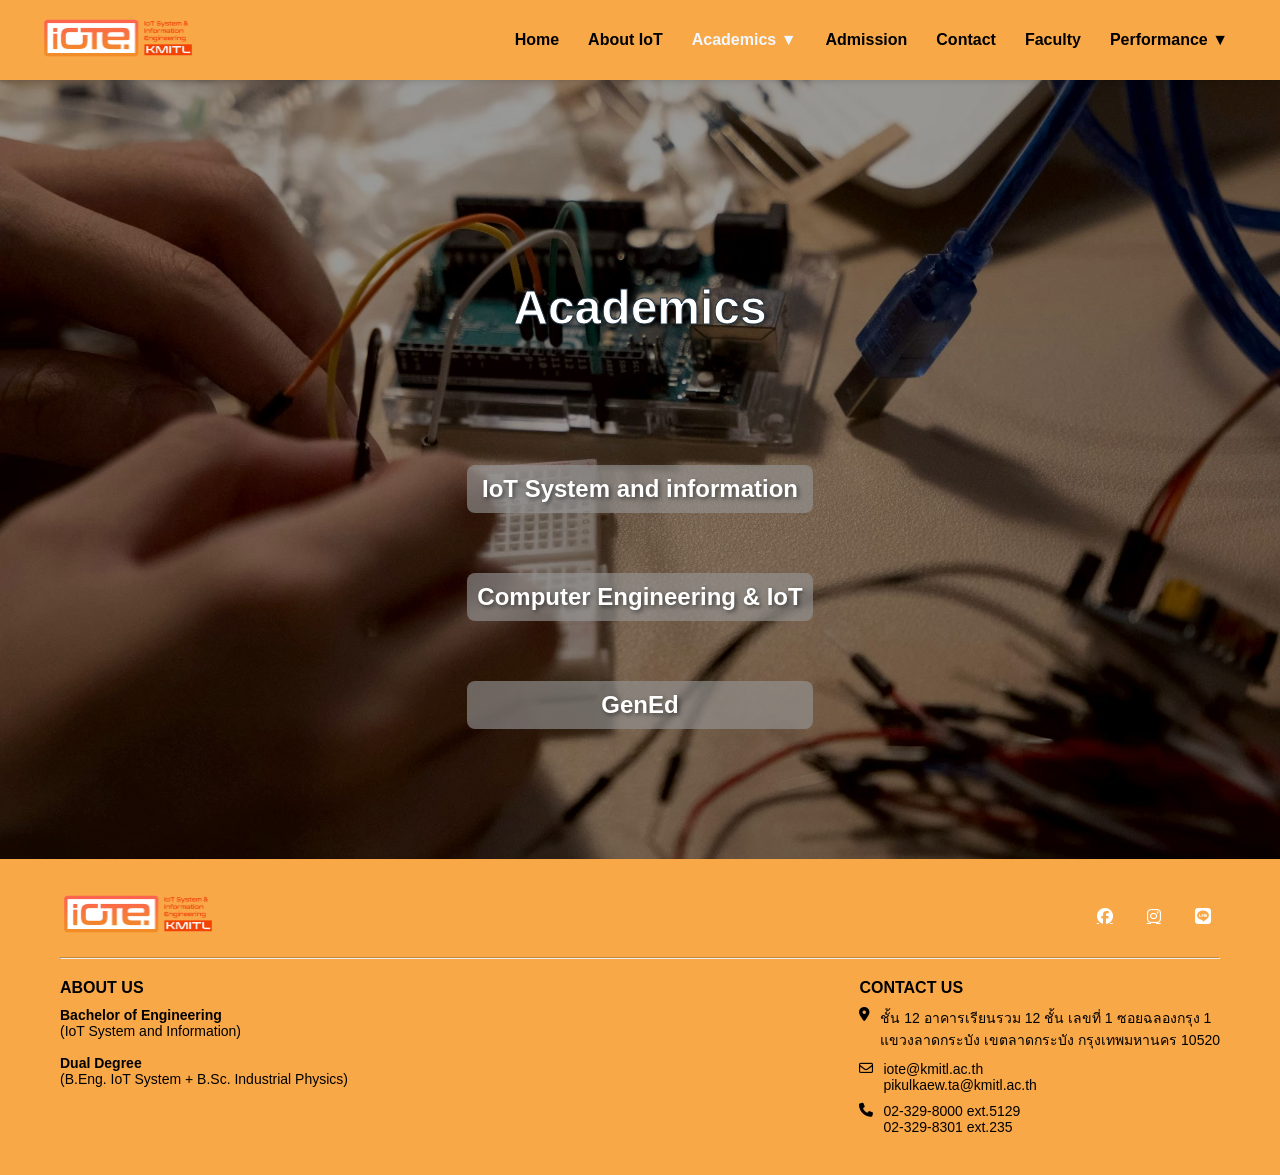
<file: Academics/index.html>
<!DOCTYPE html>
<html lang="th">

<head>
    <meta charset="UTF-8">
    <meta name="viewport" content="width=device-width, initial-scale=1.0">
    <title>ioTE KMITL</title>
    <link rel="preconnect" href="https://fonts.googleapis.com">
    <link rel="preconnect" href="https://fonts.gstatic.com" crossorigin>
    <link
        href="https://fonts.googleapis.com/css2?family=Pathway+Extreme:ital,opsz,wght@0,8..144,100..900;1,8..144,100..900&display=swap"
        rel="stylesheet">
    <link rel="stylesheet" href="https://cdnjs.cloudflare.com/ajax/libs/font-awesome/6.4.0/css/all.min.css">
    <link rel="stylesheet" href="style.css">
    <link rel="stylesheet" href="../Original/Original.css">
</head>

<body>

    <header class="navbar" id="main-nav">
        <div class="logo">
            <img src="../Original/IoTeKMITL.png" alt="iGTE Logo">
        </div>
        <div class="menu-icon" onclick="toggleMenu()">
            <span></span>
            <span></span>
            <span></span>
        </div>
        <nav id="menu-container">
            <ul class="nav-links">
                <li><a href="../index.html">Home</a></li>
                <li><a href="../About_IoT/IoT/index.html">About IoT</a></li>

                <li class="dropdown">
                    <a href="../Academics/index.html" style="color:aliceblue">Academics <span class="arrow">▼</span></a>
                    <ul class="dropdown-menu">
                        <li><a href="../Academics/IoT/index.html">IoT System and information</a></li>
                        <li><a href="../Academics/ComIoT/index.html">Computer Engineering & IoT</a></li>
                        <li><a href="../Academics/Gened1/index.html">Gened</a></li>
                    </ul>
                </li>

                <li><a href="../Admission/index.html">Admission</a></li>
                <li><a href="../Contact/index.html">Contact</a></li>
                <li><a href="../Faculty/index.html">Faculty</a></li>

                <li class="dropdown dropdown-right">
                    <a href="../Performance/index.html">Performance <span class="arrow">▼</span></a>
                    <ul class="dropdown-menu">
                        <li><a href="../Performance/DCL/index.html">Definition of Cybersecurity Laboratory</a></li>
                        <li><a href="../Performance/CLR/index.html">Cybersecurity Laboratory Researcher</a></li>
                    </ul>
                </li>
            </ul>
        </nav>
    </header>

    <main>
        <section class="aca">
            <h1>Academics</h1>
            <div class="option">
                <a href="IoT/index.html">IoT System and information</a>
                <a href="ComIoT/index.html">Computer Engineering & IoT</a>
                <a href="Gened1/index.html">GenEd</a>
            </div>
        </section>
    </main>

    <footer>
        <div class="container">
            <div class="footer-top">
                <div class="logo">
                    <img src="../Original/IoTeKMITL.png" alt="IoTE Logo">
                </div>
                <div class="social-icons">
                    <a href="../Contact/index.html"><i class="fa-brands fa-facebook"></i></a>
                    <a href="../Contact/index.html"><i class="fa-brands fa-instagram"></i></a>
                    <a href="../Contact/index.html"><i class="fa-brands fa-line"></i></a>
                </div>
            </div>
            <hr class="footer-line">
            <div class="footer-bottom">
                <div class="footer-col">
                    <h3>ABOUT US</h3>
                    <p><strong>Bachelor of Engineering</strong><br>(IoT System and Information)</p>
                    <br>
                    <p><strong>Dual Degree</strong><br>(B.Eng. IoT System + B.Sc. Industrial Physics)</p>
                </div>
                <div class="footer-col contact-info">
                    <h3>CONTACT US</h3>
                    <div class="contact-item">
                        <i class="fa-solid fa-location-dot"></i>
                        <p>ชั้น 12 อาคารเรียนรวม 12 ชั้น เลขที่ 1 ซอยฉลองกรุง 1 <br>แขวงลาดกระบัง เขตลาดกระบัง
                            กรุงเทพมหานคร 10520</p>
                    </div>
                    <div class="contact-item">
                        <i class="fa-regular fa-envelope"></i>
                        <p>iote@kmitl.ac.th<br>pikulkaew.ta@kmitl.ac.th</p>
                    </div>
                    <div class="contact-item">
                        <i class="fa-solid fa-phone"></i>
                        <p>02-329-8000 ext.5129<br>02-329-8301 ext.235</p>
                    </div>
                </div>
            </div>
        </div>
    </footer>

    <script src="script.js"></script>
</body>

</html>
</file>
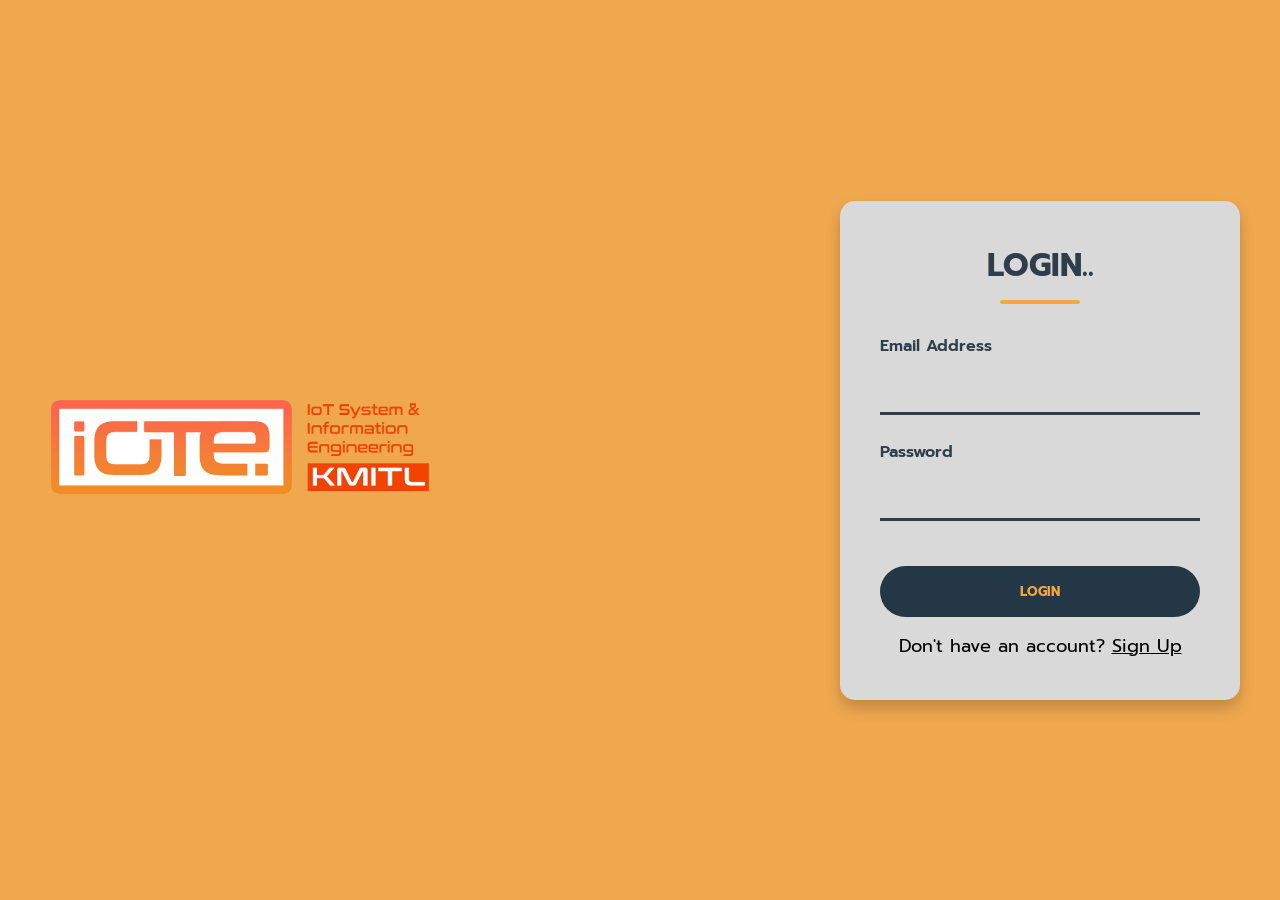
<file: login/index.html>
<!DOCTYPE html>
<html lang="en">
<head>
<meta charset="UTF-8">
<meta name="viewport" content="width=device-width, initial-scale=1.0">
<title>Login</title>

<link href="https://fonts.googleapis.com/css2?family=Prompt:wght@400;600;700&display=swap" rel="stylesheet">
<link rel="stylesheet" href="style.css">
</head>
<body>

<div class="container">

    <div class="left">
        <img src="logo.png" alt="Logo">
    </div>

    <div class="right">
        <div class="login-box">

            <h1>LOGIN..</h1>

            <div class="input-group">
                <label>Email Address</label>
                <input type="email" required>
            </div>

            <div class="input-group">
                <label>Password</label>
                <input type="password" required>
            </div>

            <button class="login-btn">LOGIN</button>

            <p class="signup-text">
                Don't have an account?
                <span class="underline">Sign Up</span>
            </p>

        </div>
    </div>

</div>

</body>
</html>
</file>
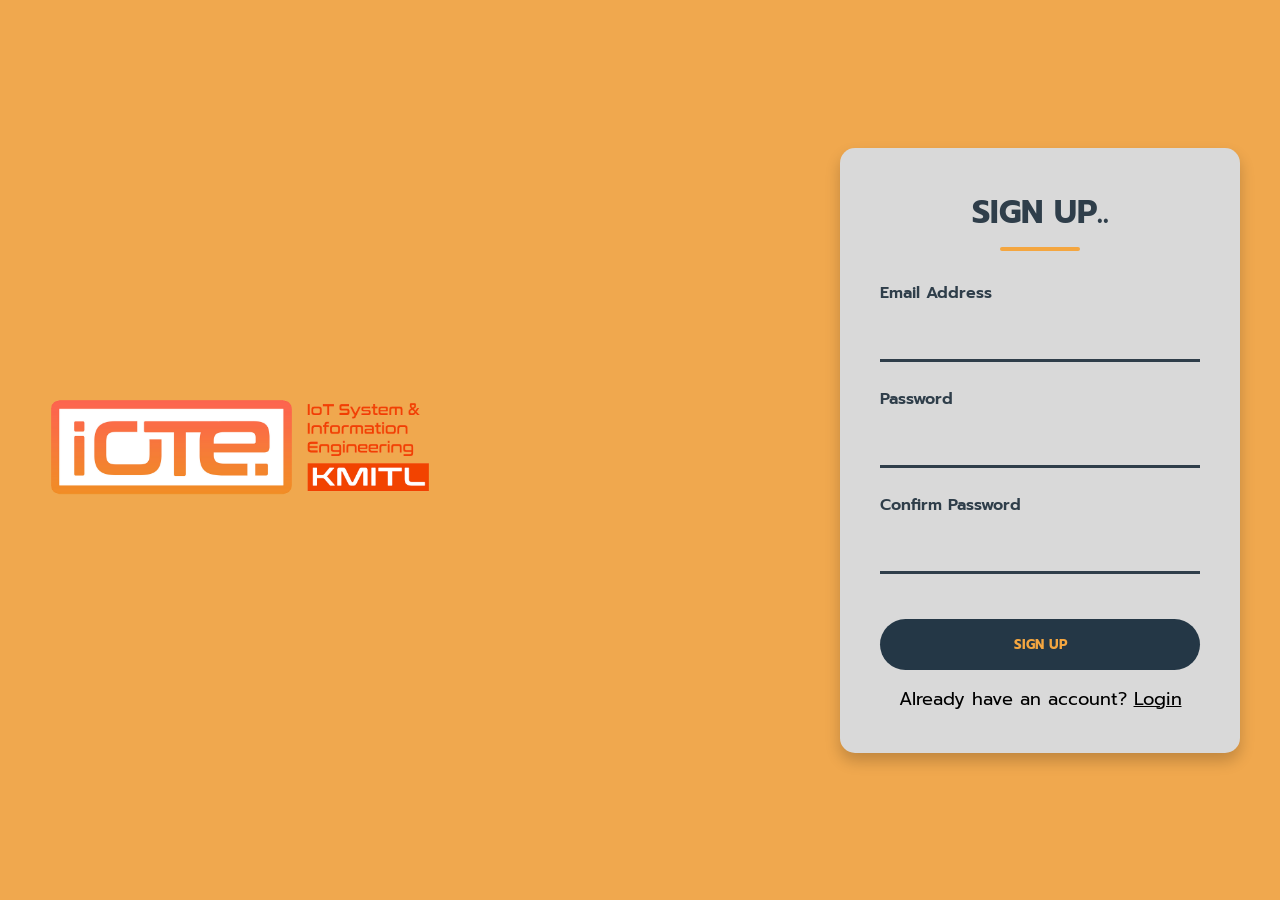
<file: signup/index.html>
<!DOCTYPE html>
<html lang="en">
<head>
<meta charset="UTF-8">
<meta name="viewport" content="width=device-width, initial-scale=1.0">
<title>Sign Up</title>

<link href="https://fonts.googleapis.com/css2?family=Prompt:wght@400;600;700&display=swap" rel="stylesheet">
<link rel="stylesheet" href="style.css">
</head>
<body>

<div class="container">

    <div class="left">
        <img src="logo.png" alt="Logo">
    </div>

    <div class="right">
        <div class="login-box">

            <h1>SIGN UP..</h1>

            <div class="input-group">
                <label>Email Address</label>
                <input type="email" required>
            </div>

            <div class="input-group">
                <label>Password</label>
                <input type="password" required>
            </div>

            <div class="input-group">
                <label>Confirm Password</label>
                <input type="password" required>
            </div>

            <button class="login-btn">SIGN UP</button>

            <p class="signup-text">
                Already have an account?
                <span class="underline">Login</span>
            </p>

        </div>
    </div>

</div>

</body>
</html>
</file>
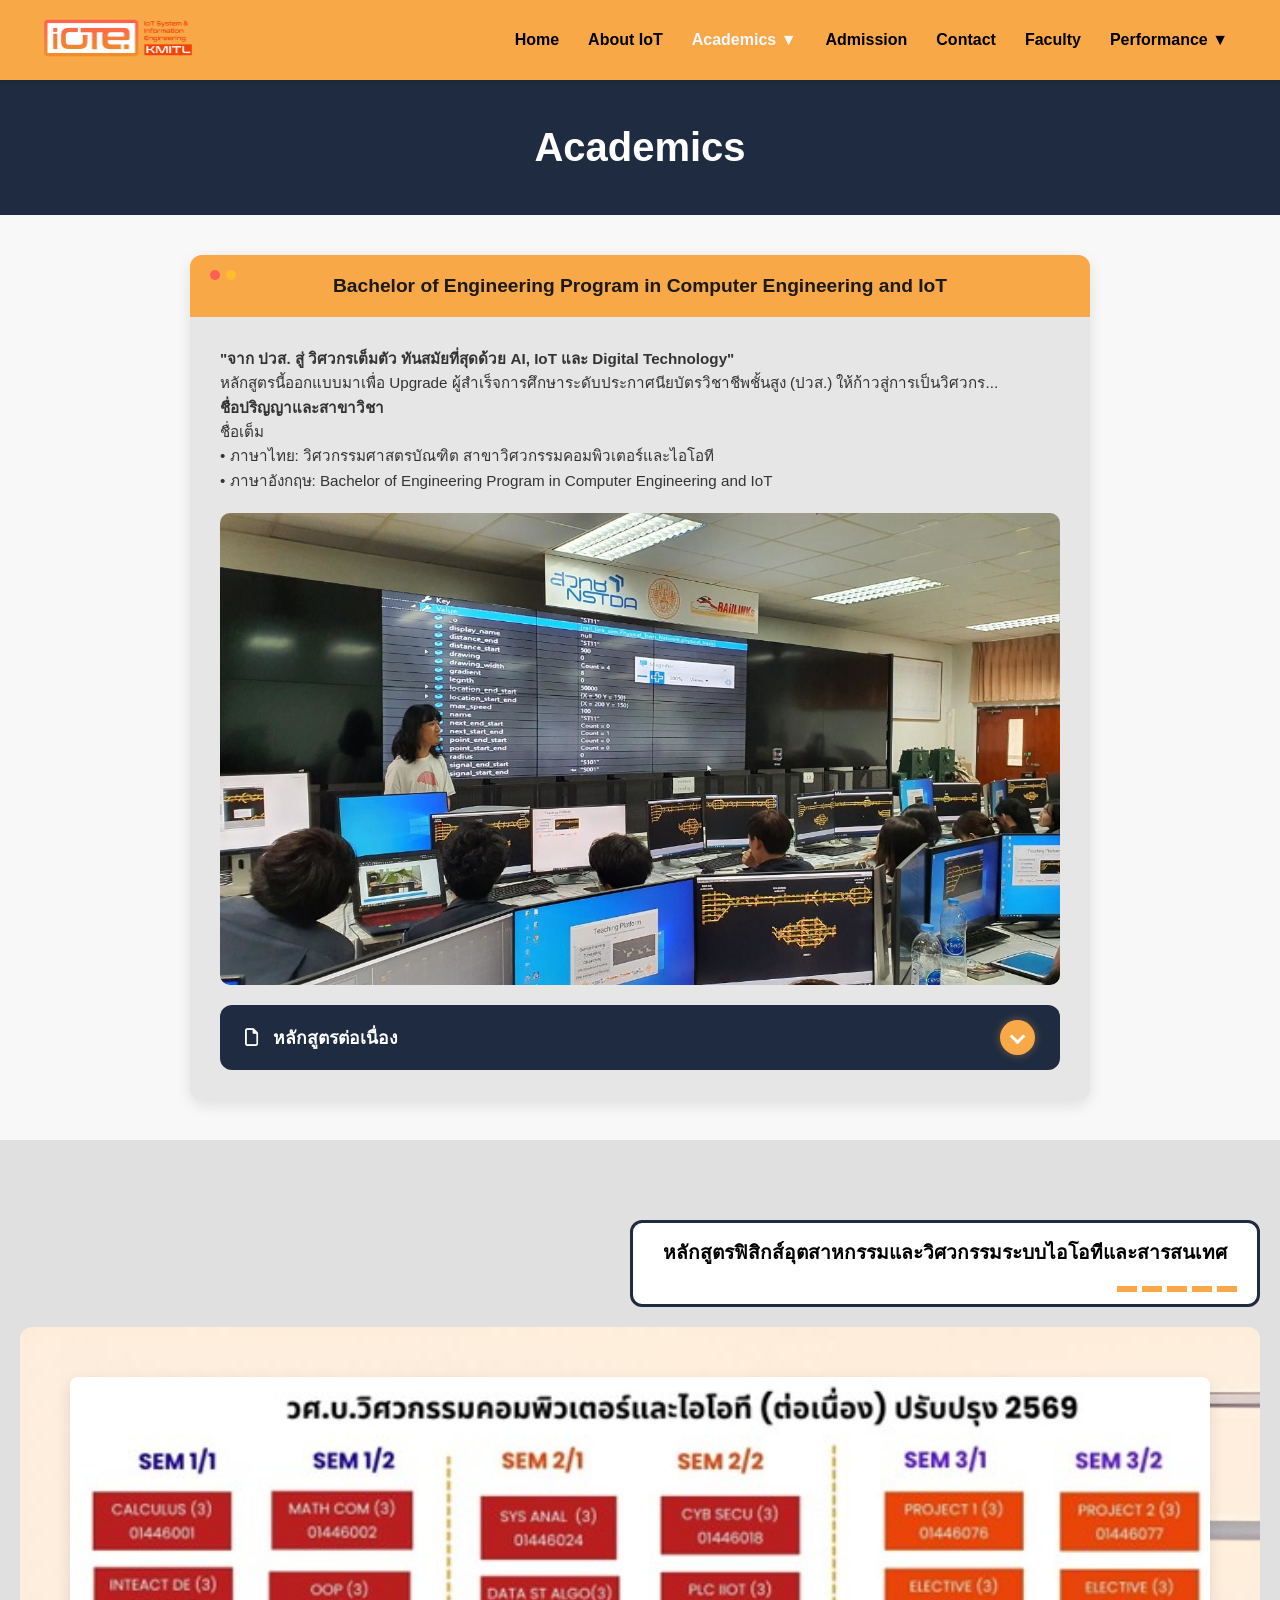
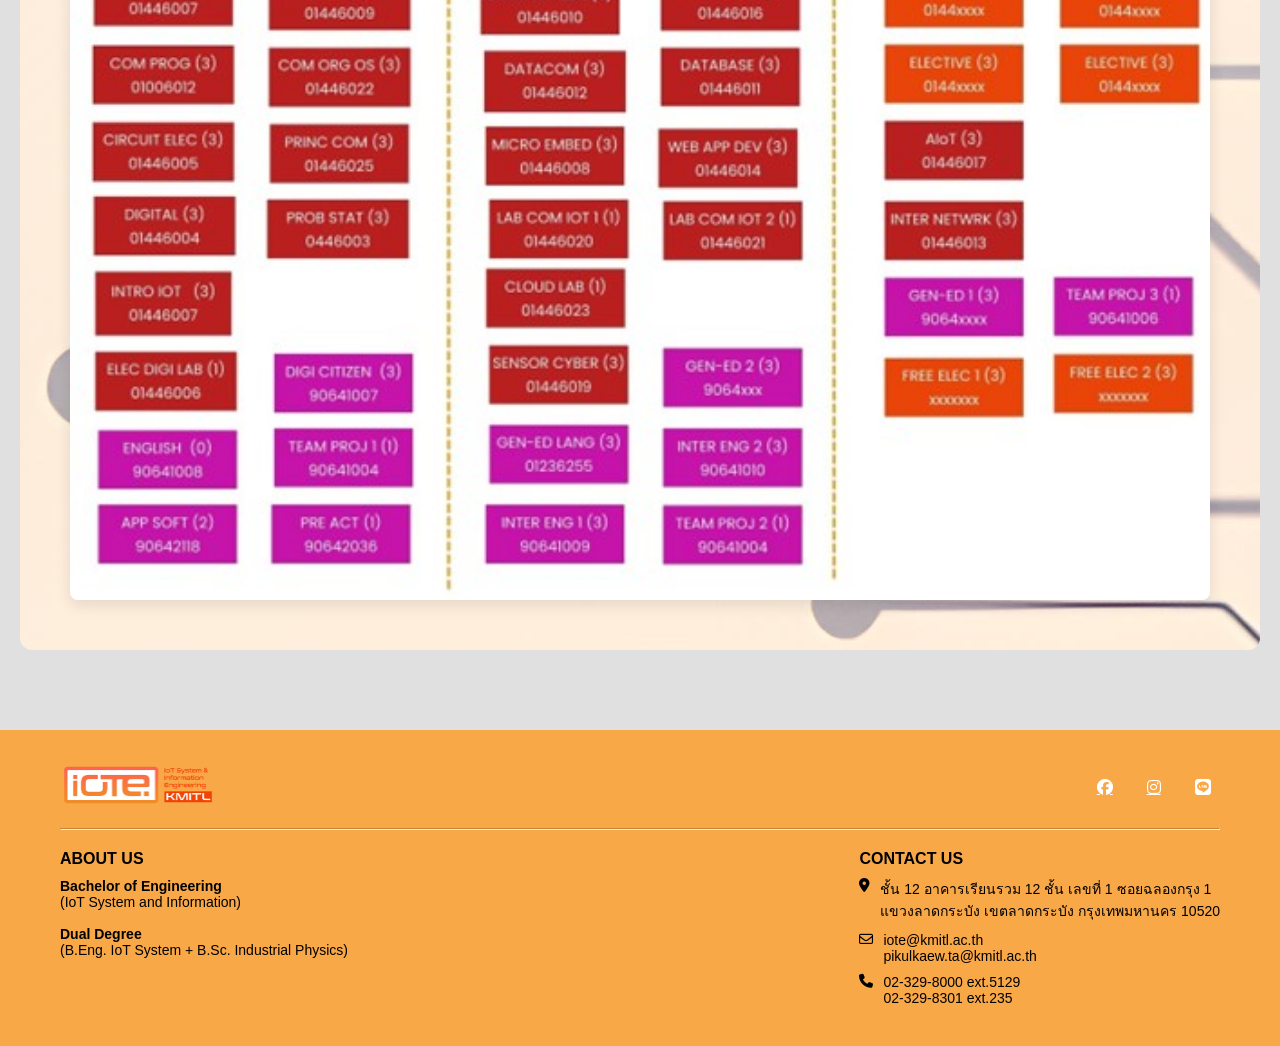
<file: Academics/ComIoT/index.html>
<!DOCTYPE html>
<html lang="th">

<head>
    <meta charset="UTF-8">
    <meta name="viewport" content="width=device-width, initial-scale=1.0">
    <title>ioTE Header</title>
    <link rel="preconnect" href="https://fonts.googleapis.com">
    <link rel="preconnect" href="https://fonts.gstatic.com" crossorigin>
    <link
        href="https://fonts.googleapis.com/css2?family=Pathway+Extreme:ital,opsz,wght@0,8..144,100..900;1,8..144,100..900&display=swap"
        rel="stylesheet">
    <link rel="stylesheet" href="https://cdnjs.cloudflare.com/ajax/libs/font-awesome/6.4.0/css/all.min.css">
    <link rel="stylesheet" href="style.css">
    <link rel="stylesheet" href="../../Original/Original.css">

</head>

<body>
    <header class="navbar" id="main-nav">
        <div class="logo">
            <img src="../../Original/IoTeKMITL.png" alt="iGTE Logo">
        </div>
        <div class="menu-icon" onclick="toggleMenu()">
            <span></span>
            <span></span>
            <span></span>
        </div>
        <nav id="menu-container">
            <ul class="nav-links">
                <li><a href="../../index.html">Home</a></li>
                <li><a href="../../About_IoT/IoT/index.html">About IoT</a></li>

                <li class="dropdown">
                    <a href="../../Academics/index.html" style="color:aliceblue">Academics <span
                            class="arrow">▼</span></a>
                    <ul class="dropdown-menu">
                        <li><a href="../../Academics/IoT/index.html">IoT System and information</a></li>
                        <li><a href="../../Academics/ComIoT/index.html">Computer Engineering & IoT</a></li>
                        <li><a href="../../Academics/Gened1/index.html">Gened</a></li>
                    </ul>
                </li>

                <li><a href="../../Admission/index.html">Admission</a></li>
                <li><a href="../../Contact/index.html">Contact</a></li>
                <li><a href="../../Faculty/index.html">Faculty</a></li>

                <li class="dropdown dropdown-right">
                    <a href="../../Performance/index.html">Performance <span class="arrow">▼</span></a>
                    <ul class="dropdown-menu">
                        <li><a href="../../Performance/DCL/index.html">Definition of Cybersecurity Laboratory</a></li>
                        <li><a href="../../Performance/CLR/index.html">Cybersecurity Laboratory Researcher</a></li>
                    </ul>
                </li>
            </ul>
        </nav>
    </header>

    <section class="academics-section">

        <div class="academics-header">
            <h2>Academics</h2>
        </div>

        <div class="academics-container">

            <div class="program-card">

                <div class="card-top-bar">
                    <div class="mac-dots">
                        <span class="dot red"></span>
                        <span class="dot yellow"></span>
                    </div>
                    <h3>Bachelor of Engineering Program in Computer Engineering and IoT</h3>
                </div>

                <div class="card-body">
                    <p><strong>"จาก ปวส. สู่ วิศวกรเต็มตัว ทันสมัยที่สุดด้วย AI, IoT และ Digital
                            Technology"</strong><br>
                        หลักสูตรนี้ออกแบบมาเพื่อ Upgrade ผู้สำเร็จการศึกษาระดับประกาศนียบัตรวิชาชีพชั้นสูง (ปวส.)
                        ให้ก้าวสู่การเป็นวิศวกร...</p>

                    <p><strong>ชื่อปริญญาและสาขาวิชา</strong><br>
                        ชื่อเต็ม<br>
                        • ภาษาไทย: วิศวกรรมศาสตรบัณฑิต สาขาวิศวกรรมคอมพิวเตอร์และไอโอที<br>
                        • ภาษาอังกฤษ: Bachelor of Engineering Program in Computer Engineering and IoT</p>

                    <img src="img/LINE_ALBUM_รูปกิจ_260223_4.jpg" alt="บรรยากาศการเรียน" class="program-img">

                    <div class="accordion-wrapper">
                        <button class="accordion-btn" onclick="toggleAccordion(this)">
                            <div class="btn-left">
                                <i class="fa-regular fa-file"></i>
                                <span>หลักสูตรต่อเนื่อง</span>
                            </div>

                            <div class="btn-right">
                                <i class="arrow-down"></i>
                            </div>
                        </button>
                        
                        <div class="accordion-panel">
                            <div class="panel-content">
                                <h4>ค่าธรรมเนียมการศึกษา</h4>
                                <h2>25,000</h2>
                                <p>บาท/ภาคการศึกษา</p>
                            </div>
                        </div>
                    </div>

                </div>
            </div>
        </div>

    </section>

     <section class="curriculum-section">

        <div class="curriculum-wrapper">
            <div class="curriculum-tab align-right">
                <h3>หลักสูตรฟิสิกส์อุตสาหกรรมและวิศวกรรมระบบไอโอทีและสารสนเทศ</h3>
            </div>
            <div class="curriculum-frame">
                <img src="img/ตารางต่อ.jpg" alt="ตารางแผนการเรียน 2 ปริญญา" class="curriculum-img">
            </div>
        </div>

    </section>

    <footer>
        <div class="container">
            <div class="footer-top">
                <div class="logo">
                    <img src="../../Original/IoTeKMITL.png" alt="IoTE Logo">
                </div>
                <div class="social-icons">
                    <a href="../../Contact/index.html"><i class="fa-brands fa-facebook"></i></a>
                    <a href="../../Contact/index.html"><i class="fa-brands fa-instagram"></i></a>
                    <a href="../../Contact/index.html"><i class="fa-brands fa-line"></i></a>
                </div>
            </div>
            <hr class="footer-line">
            <div class="footer-bottom">
                <div class="footer-col">
                    <h3>ABOUT US</h3>
                    <p><strong>Bachelor of Engineering</strong><br>(IoT System and Information)</p>
                    <br>
                    <p><strong>Dual Degree</strong><br>(B.Eng. IoT System + B.Sc. Industrial Physics)</p>
                </div>
                <div class="footer-col contact-info">
                    <h3>CONTACT US</h3>
                    <div class="contact-item">
                        <i class="fa-solid fa-location-dot"></i>
                        <p>ชั้น 12 อาคารเรียนรวม 12 ชั้น เลขที่ 1 ซอยฉลองกรุง 1 <br>แขวงลาดกระบัง เขตลาดกระบัง
                            กรุงเทพมหานคร 10520</p>
                    </div>
                    <div class="contact-item">
                        <i class="fa-regular fa-envelope"></i>
                        <p>iote@kmitl.ac.th<br>pikulkaew.ta@kmitl.ac.th</p>
                    </div>
                    <div class="contact-item">
                        <i class="fa-solid fa-phone"></i>
                        <p>02-329-8000 ext.5129<br>02-329-8301 ext.235</p>
                    </div>
                </div>
            </div>
        </div>
    </footer>

    <script src="script.js"></script>
</body>

</html>
</file>
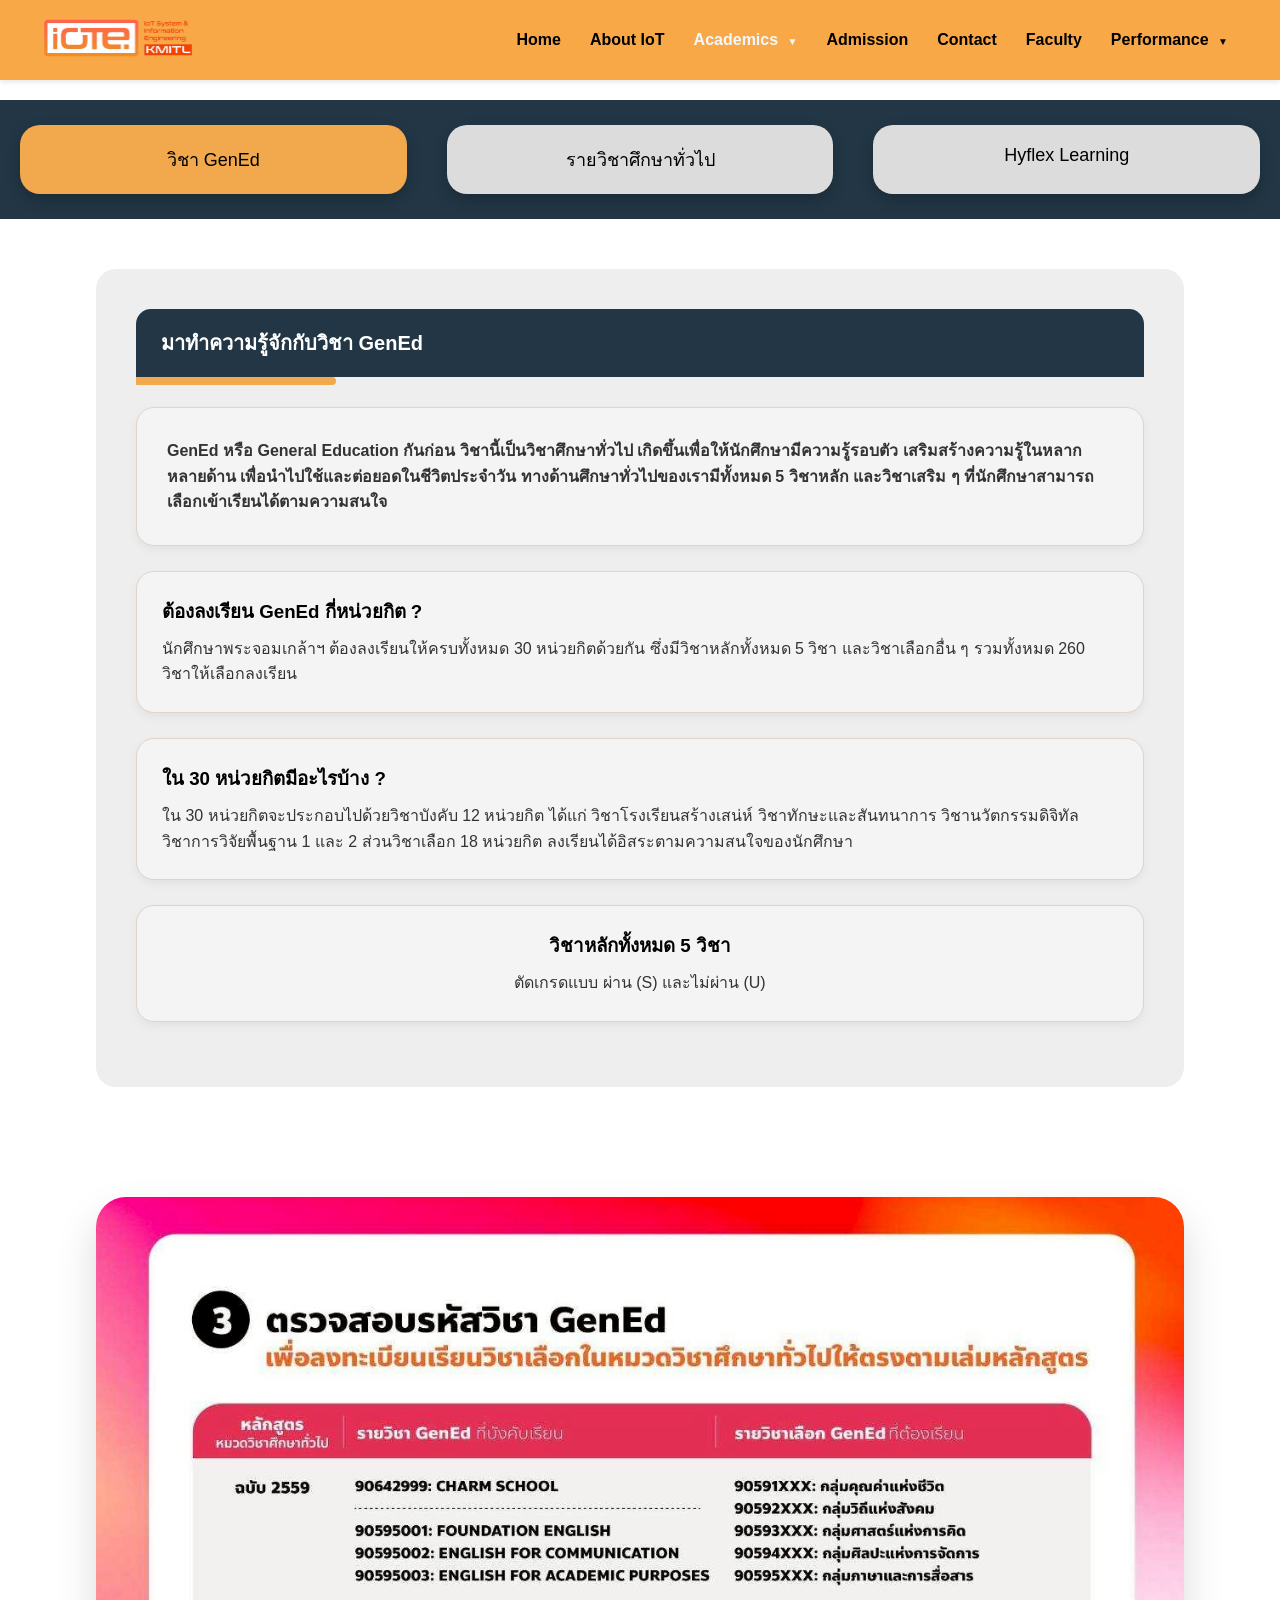
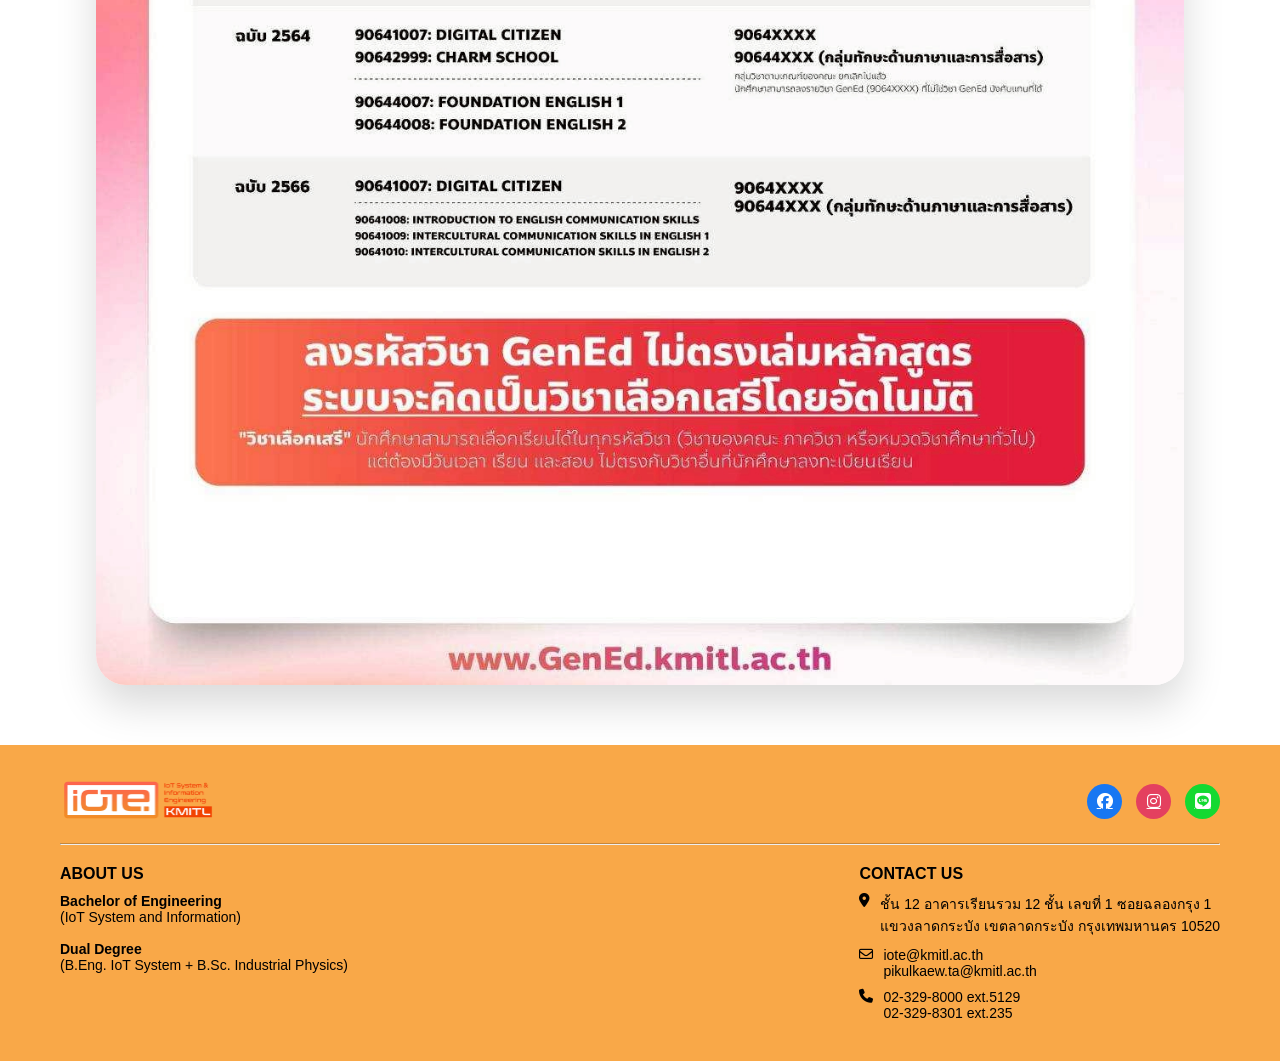
<file: Academics/Gened1/index.html>
<!DOCTYPE html>
<html lang="th">

<head>
    <meta charset="UTF-8">
    <meta name="viewport" content="width=device-width, initial-scale=1.0">
    <title>GenEd</title>
    <link rel="preconnect" href="https://fonts.googleapis.com">
    <link rel="preconnect" href="https://fonts.gstatic.com" crossorigin>
    <link
        href="https://fonts.googleapis.com/css2?family=Pathway+Extreme:ital,opsz,wght@0,8..144,100..900;1,8..144,100..900&display=swap"
        rel="stylesheet">
    <link rel="stylesheet" href="https://cdnjs.cloudflare.com/ajax/libs/font-awesome/6.4.0/css/all.min.css">
    <link rel="stylesheet" href="style.css">
    <link rel="stylesheet" href="../../Original/Original.css">
</head>

<body>

    <header class="navbar" id="main-nav">
        <div class="logo">
            <img src="../../Original/IoTeKMITL.png" alt="iGTE Logo">
        </div>
        <div class="menu-icon" onclick="toggleMenu()">
            <span></span>
            <span></span>
            <span></span>
        </div>
        <nav id="menu-container">
            <ul class="nav-links">
                <li><a href="../../index.html">Home</a></li>
                <li><a href="../../About_IoT/IoT/index.html">About IoT</a></li>

                <li class="dropdown">
                    <a href="../../Academics/index.html" style="color:aliceblue">Academics <span
                            class="arrow">▼</span></a>
                    <ul class="dropdown-menu">
                        <li><a href="../../Academics/IoT/index.html">IoT System and information</a></li>
                        <li><a href="../../Academics/ComIoT/index.html">Computer Engineering & IoT</a></li>
                        <li><a href="../../Academics/Gened1/index.html">Gened</a></li>
                    </ul>
                </li>

                <li><a href="../../Admission/index.html">Admission</a></li>
                <li><a href="../../Contact/index.html">Contact</a></li>
                <li><a href="../../Faculty/index.html">Faculty</a></li>

                <li class="dropdown dropdown-right">
                    <a href="../../Performance/index.html">Performance <span class="arrow">▼</span></a>
                    <ul class="dropdown-menu">
                        <li><a href="../../Performance/DCL/index.html">Definition of Cybersecurity Laboratory</a></li>
                        <li><a href="../../Performance/CLR/index.html">Cybersecurity Laboratory Researcher</a></li>
                    </ul>
                </li>
            </ul>
        </nav>
    </header>

    <!-- Navigation bar-->
    <nav class="nav-bar">
        <a href="index.html" class="nav-btn active">วิชา GenEd</a>
        <a href="../General_Education_Course 2/index.html" class="nav-btn">รายวิชาศึกษาทั่วไป</a>
        <a href="../hyflex3/index.html" class="nav-btn">Hyflex Learning</a>
    </nav>

    <!-- Main Content -->
    <section class="content-section">

        <div class="section-title">
            มาทำความรู้จักกับวิชา GenEd
        </div>

        <div class="card large">
            <p>
                <strong>GenEd หรือ General Education กันก่อน วิชานี้เป็นวิชาศึกษาทั่วไป
                    เกิดขึ้นเพื่อให้นักศึกษามีความรู้รอบตัว เสริมสร้างความรู้ในหลากหลายด้าน
                    เพื่อนำไปใช้และต่อยอดในชีวิตประจำวัน ทางด้านศึกษาทั่วไปของเรามีทั้งหมด 5 วิชาหลัก
                    และวิชาเสริม ๆ ที่นักศึกษาสามารถเลือกเข้าเรียนได้ตามความสนใจ</strong>
            </p>
        </div>

        <div class="card">
            <h3><strong>ต้องลงเรียน GenEd กี่หน่วยกิต ?</strong></h3>
            <p>
                นักศึกษาพระจอมเกล้าฯ ต้องลงเรียนให้ครบทั้งหมด 30 หน่วยกิตด้วยกัน
                ซึ่งมีวิชาหลักทั้งหมด 5 วิชา และวิชาเลือกอื่น ๆ รวมทั้งหมด
                260 วิชาให้เลือกลงเรียน
            </p>
        </div>

        <div class="card">
            <h3><strong>ใน 30 หน่วยกิตมีอะไรบ้าง ?</strong></h3>
            <p>
                ใน 30 หน่วยกิตจะประกอบไปด้วยวิชาบังคับ 12 หน่วยกิต ได้แก่
                วิชาโรงเรียนสร้างเสน่ห์ วิชาทักษะและสันทนาการ
                วิชานวัตกรรมดิจิทัล วิชาการวิจัยพื้นฐาน 1 และ 2
                ส่วนวิชาเลือก 18 หน่วยกิต ลงเรียนได้อิสระตามความสนใจของนักศึกษา
            </p>
        </div>

        <div class="card center">
            <h3><strong>วิชาหลักทั้งหมด 5 วิชา</strong></h3>
            <p>ตัดเกรดแบบ ผ่าน (S) และไม่ผ่าน (U)</p>
        </div>


    </section>

    <!-- Image -->
    <section class="image-section">
        <div class="image-frame">
            <img src="image/sub.jpg" alt="วิชาgened">
        </div>
    </section>

    <footer>
        <div class="container">
            <div class="footer-top">
                <div class="logo">
                    <img src="../../Original/IoTeKMITL.png" alt="IoTE Logo">
                </div>
                <div class="social-icons">
                    <a href="#"><i class="fa-brands fa-facebook"></i></a>
                    <a href="#"><i class="fa-brands fa-instagram"></i></a>
                    <a href="#"><i class="fa-brands fa-line"></i></a>
                </div>
            </div>
            <hr class="footer-line">
            <div class="footer-bottom">
                <div class="footer-col">
                    <h3>ABOUT US</h3>
                    <p><strong>Bachelor of Engineering</strong><br>(IoT System and Information)</p>
                    <br>
                    <p><strong>Dual Degree</strong><br>(B.Eng. IoT System + B.Sc. Industrial Physics)</p>
                </div>
                <div class="footer-col contact-info">
                    <h3>CONTACT US</h3>
                    <div class="contact-item">
                        <i class="fa-solid fa-location-dot"></i>
                        <p>ชั้น 12 อาคารเรียนรวม 12 ชั้น เลขที่ 1 ซอยฉลองกรุง 1 <br>แขวงลาดกระบัง เขตลาดกระบัง
                            กรุงเทพมหานคร 10520</p>
                    </div>
                    <div class="contact-item">
                        <i class="fa-regular fa-envelope"></i>
                        <p>iote@kmitl.ac.th<br>pikulkaew.ta@kmitl.ac.th</p>
                    </div>
                    <div class="contact-item">
                        <i class="fa-solid fa-phone"></i>
                        <p>02-329-8000 ext.5129<br>02-329-8301 ext.235</p>
                    </div>
                </div>
            </div>
        </div>
    </footer>

    <script src="script.js"></script>
</body>

</html>
</file>
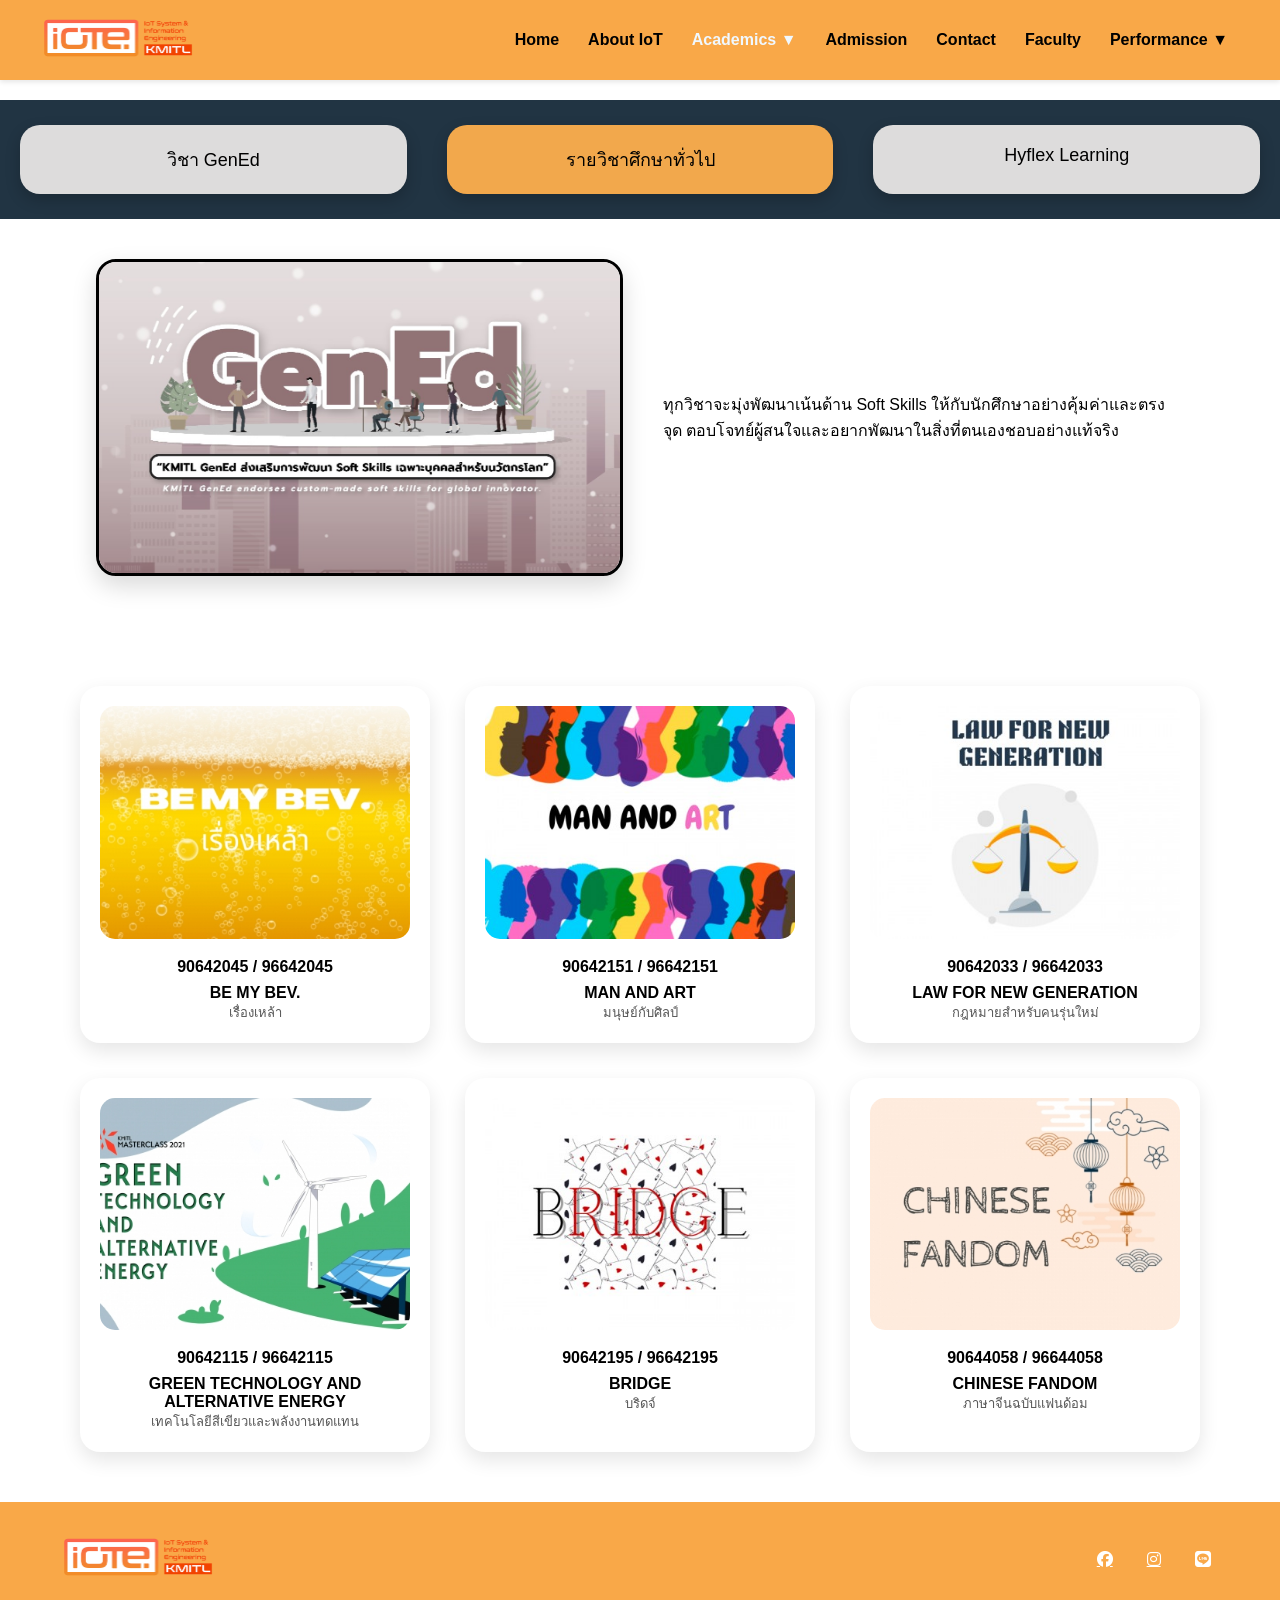
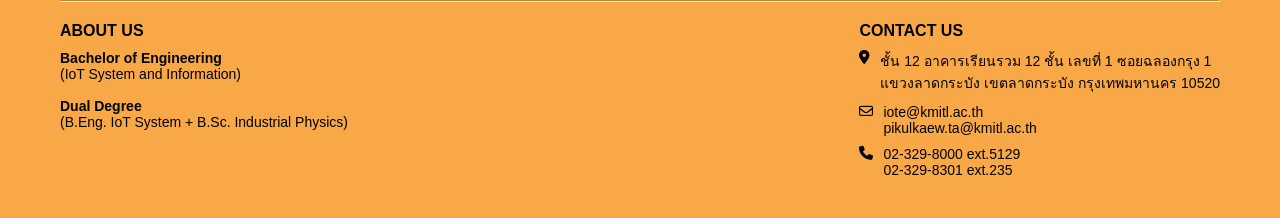
<file: Academics/General_Education_Course 2/index.html>
<!DOCTYPE html>
<html lang="th">

<head>
    <meta charset="UTF-8">
    <meta name="viewport" content="width=device-width, initial-scale=1.0">
    <title>ioTE Header</title>
    <link rel="preconnect" href="https://fonts.googleapis.com">
    <link rel="preconnect" href="https://fonts.gstatic.com" crossorigin>
    <link
        href="https://fonts.googleapis.com/css2?family=Pathway+Extreme:ital,opsz,wght@0,8..144,100..900;1,8..144,100..900&display=swap"
        rel="stylesheet">
    <link rel="stylesheet" href="https://cdnjs.cloudflare.com/ajax/libs/font-awesome/6.4.0/css/all.min.css">
    <link rel="stylesheet" href="style.css">
    <link rel="stylesheet" href="../../Original/Original.css">

</head>

<body>
    <header class="navbar" id="main-nav">
        <div class="logo">
            <img src="../../Original/IoTeKMITL.png" alt="iGTE Logo">
        </div>
        <div class="menu-icon" onclick="toggleMenu()">
            <span></span>
            <span></span>
            <span></span>
        </div>
        <nav id="menu-container">
            <ul class="nav-links">
                <li><a href="../../index.html">Home</a></li>
                <li><a href="../../About_IoT/IoT/index.html">About IoT</a></li>

                <li class="dropdown">
                    <a href="../../Academics/index.html" style="color:aliceblue">Academics <span
                            class="arrow">▼</span></a>
                    <ul class="dropdown-menu">
                        <li><a href="../../Academics/IoT/index.html">IoT System and information</a></li>
                        <li><a href="../../Academics/ComIoT/index.html">Computer Engineering & IoT</a></li>
                        <li><a href="../../Academics/Gened1/index.html">Gened</a></li>
                    </ul>
                </li>

                <li><a href="../../Admission/index.html">Admission</a></li>
                <li><a href="../../Contact/index.html">Contact</a></li>
                <li><a href="../../Faculty/index.html">Faculty</a></li>

                <li class="dropdown dropdown-right">
                    <a href="../../Performance/index.html">Performance <span class="arrow">▼</span></a>
                    <ul class="dropdown-menu">
                        <li><a href="../../Performance/DCL/index.html">Definition of Cybersecurity Laboratory</a></li>
                        <li><a href="../../Performance/CLR/index.html">Cybersecurity Laboratory Researcher</a></li>
                    </ul>
                </li>
            </ul>
        </nav>
    </header>

    <nav class="nav-bar">
        <a href="../Gened1/index.html" class="nav-btn">วิชา GenEd</a>
        <a href="index.html" class="nav-btn active">รายวิชาศึกษาทั่วไป</a>
        <a href="../hyflex3/index.html" class="nav-btn">Hyflex Learning</a>
    </nav>

    <section class="top-section">
        <div class="top-image">
            <img src="image/m.jpg" alt="">
        </div>

        <div class="top-text">

            <p>
                ทุกวิชาจะมุ่งพัฒนาเน้นด้าน Soft Skills ให้กับนักศึกษาอย่างคุ้มค่าและตรงจุด
                ตอบโจทย์ผู้สนใจและอยากพัฒนาในสิ่งที่ตนเองชอบอย่างแท้จริง
            </p>
        </div>
    </section>

    <section class="card-section">

        <a href="bemybev.html" class="card">
            <img src="image/1.jpg">
            <h3>90642045 / 96642045</h3>
            <h4>BE MY BEV.</h4>
            <p>เรื่องเหล้า</p>
        </a>


        <a href="manandart.html" class="card">
            <img src="image/2.jpg">
            <h3>90642151 / 96642151</h3>
            <h4>MAN AND ART</h4>
            <p>มนุษย์กับศิลป์</p>
        </a>

        <a href="law.html" class="card">
            <img src="image/3.jpg">
            <h3>90642033 / 96642033</h3>
            <h4>LAW FOR NEW GENERATION</h4>
            <p>กฎหมายสำหรับคนรุ่นใหม่</p>
        </a>

        <a href="green.html" class="card">
            <img src="image/4.jpg">
            <h3>90642115 / 96642115</h3>
            <h4>GREEN TECHNOLOGY AND ALTERNATIVE ENERGY</h4>
            <p>เทคโนโลยีสีเขียวและพลังงานทดแทน</p>
        </a>

        <a href="bridge.html" class="card">
            <img src="image/5.jpg">
            <h3>90642195 / 96642195</h3>
            <h4>BRIDGE</h4>
            <p>บริดจ์</p>
        </a>

        <a href="ch.html" class="card">
            <img src="image/6.jpg">
            <h3>90644058 / 96644058</h3>
            <h4>CHINESE FANDOM</h4>
            <p>ภาษาจีนฉบับแฟนด้อม</p>
        </a>

    </section>

    <footer>
        <div class="container">
            <div class="footer-top">
                <div class="logo">
                    <img src="../../Original/IoTeKMITL.png" alt="IoTE Logo">
                </div>
                <div class="social-icons">
                    <a href="#"><i class="fa-brands fa-facebook"></i></a>
                    <a href="#"><i class="fa-brands fa-instagram"></i></a>
                    <a href="#"><i class="fa-brands fa-line"></i></a>
                </div>
            </div>
            <hr class="footer-line">
            <div class="footer-bottom">
                <div class="footer-col">
                    <h3>ABOUT US</h3>
                    <p><strong>Bachelor of Engineering</strong><br>(IoT System and Information)</p>
                    <br>
                    <p><strong>Dual Degree</strong><br>(B.Eng. IoT System + B.Sc. Industrial Physics)</p>
                </div>
                <div class="footer-col contact-info">
                    <h3>CONTACT US</h3>
                    <div class="contact-item">
                        <i class="fa-solid fa-location-dot"></i>
                        <p>ชั้น 12 อาคารเรียนรวม 12 ชั้น เลขที่ 1 ซอยฉลองกรุง 1 <br>แขวงลาดกระบัง เขตลาดกระบัง
                            กรุงเทพมหานคร 10520</p>
                    </div>
                    <div class="contact-item">
                        <i class="fa-regular fa-envelope"></i>
                        <p>iote@kmitl.ac.th<br>pikulkaew.ta@kmitl.ac.th</p>
                    </div>
                    <div class="contact-item">
                        <i class="fa-solid fa-phone"></i>
                        <p>02-329-8000 ext.5129<br>02-329-8301 ext.235</p>
                    </div>
                </div>
            </div>
        </div>
    </footer>

    <script src="script.js"></script>

</body>

</html>
</file>
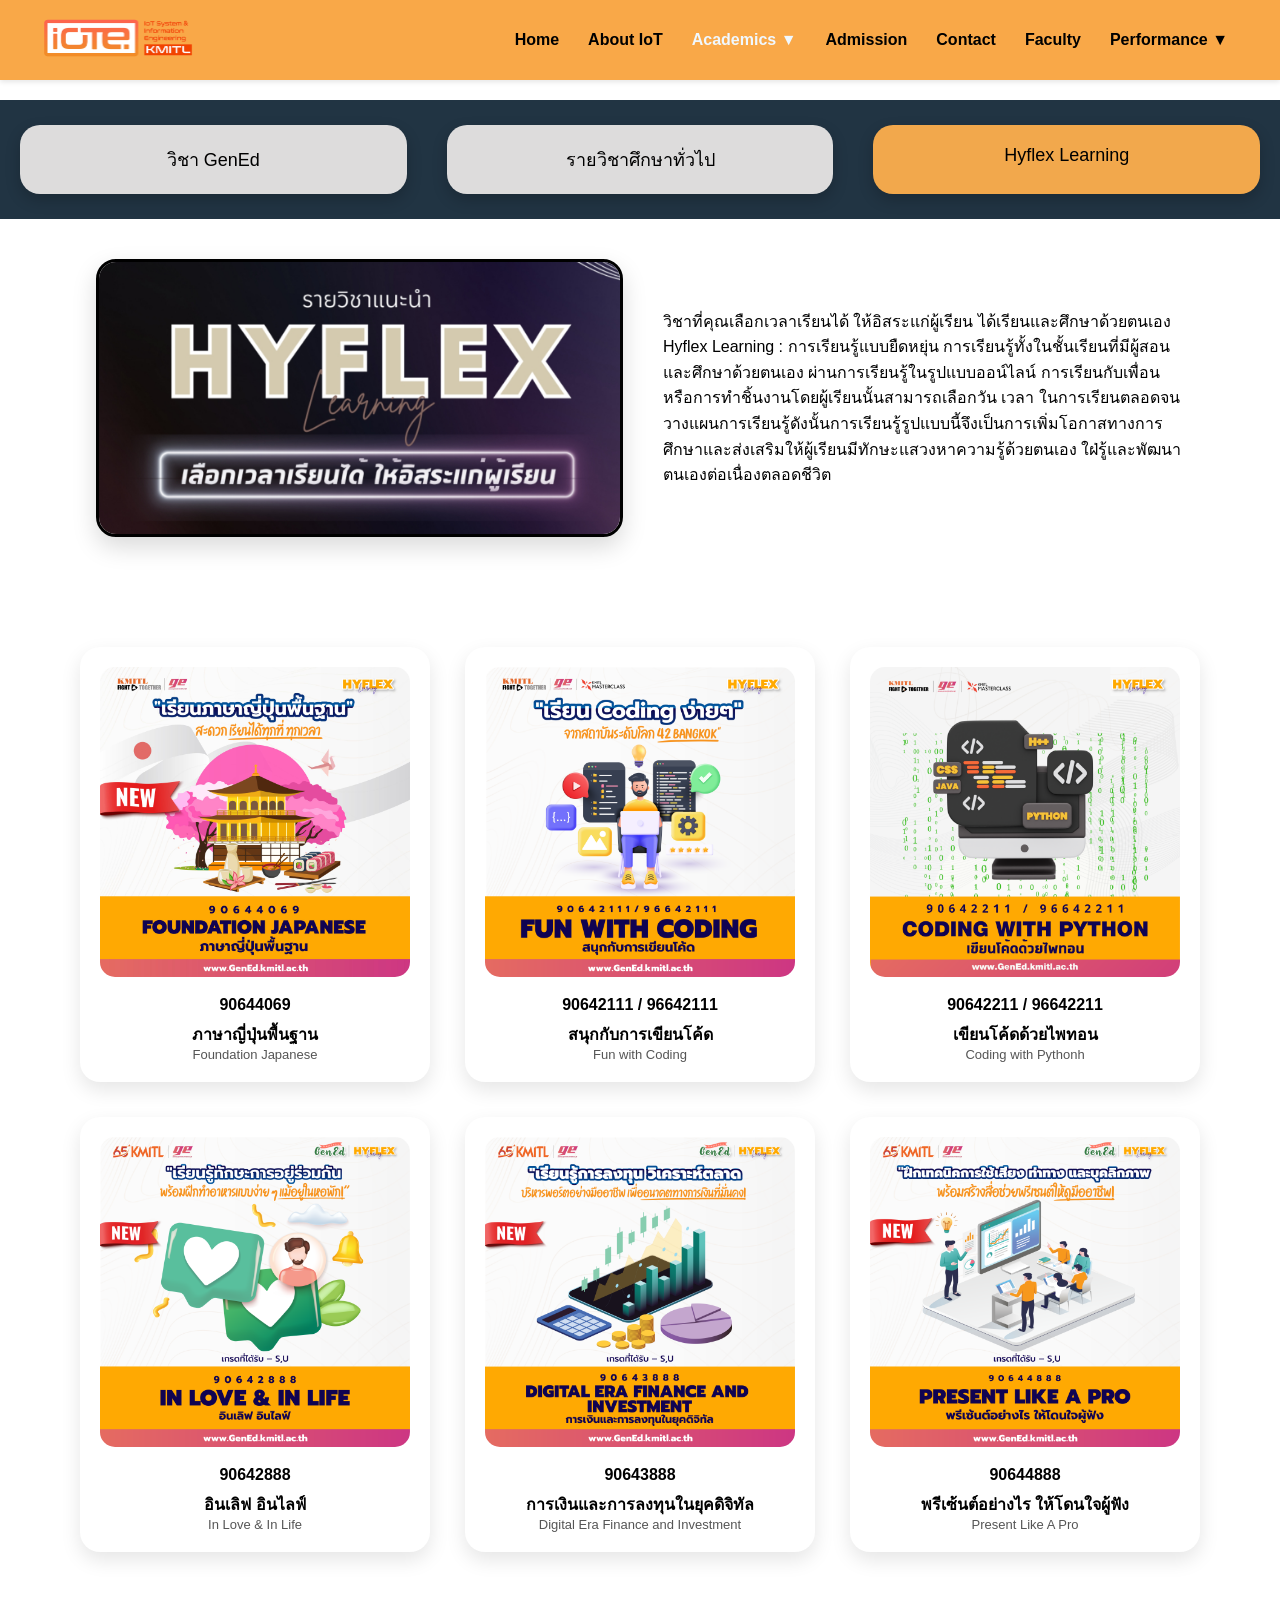
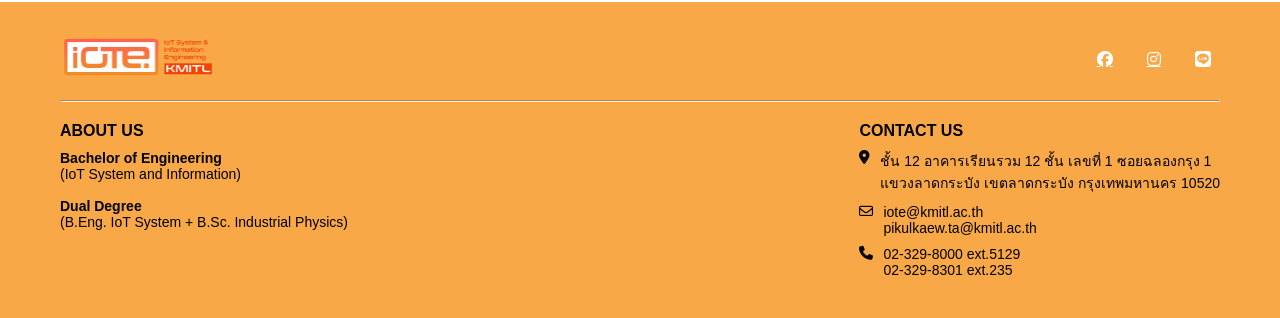
<file: Academics/hyflex3/index.html>
<!DOCTYPE html>
<html lang="th">

<head>
    <meta charset="UTF-8">
    <meta name="viewport" content="width=device-width, initial-scale=1.0">
    <title>ioTE Header</title>
    <link rel="preconnect" href="https://fonts.googleapis.com">
    <link rel="preconnect" href="https://fonts.gstatic.com" crossorigin>
    <link
        href="https://fonts.googleapis.com/css2?family=Pathway+Extreme:ital,opsz,wght@0,8..144,100..900;1,8..144,100..900&display=swap"
        rel="stylesheet">
    <link rel="stylesheet" href="https://cdnjs.cloudflare.com/ajax/libs/font-awesome/6.4.0/css/all.min.css">
    <link rel="stylesheet" href="../General_Education_Course 2/style.css">
    <link rel="stylesheet" href="../../Original/Original.css">


</head>

<body>

    <header class="navbar" id="main-nav">
        <div class="logo">
            <img src="../../Original/IoTeKMITL.png" alt="iGTE Logo">
        </div>
        <div class="menu-icon" onclick="toggleMenu()">
            <span></span>
            <span></span>
            <span></span>
        </div>
        <nav id="menu-container">
            <ul class="nav-links">
                <li><a href="../../index.html">Home</a></li>
                <li><a href="../../About_IoT/IoT/index.html">About IoT</a></li>

                <li class="dropdown">
                    <a href="../../Academics/index.html" style="color:aliceblue">Academics <span
                            class="arrow">▼</span></a>
                    <ul class="dropdown-menu">
                        <li><a href="../../Academics/IoT/index.html">IoT System and information</a></li>
                        <li><a href="../../Academics/ComIoT/index.html">Computer Engineering & IoT</a></li>
                        <li><a href="../../Academics/Gened1/index.html">Gened</a></li>
                    </ul>
                </li>

                <li><a href="../../Admission/index.html">Admission</a></li>
                <li><a href="../../Contact/index.html">Contact</a></li>
                <li><a href="../../Faculty/index.html">Faculty</a></li>

                <li class="dropdown dropdown-right">
                    <a href="../../Performance/index.html">Performance <span class="arrow">▼</span></a>
                    <ul class="dropdown-menu">
                        <li><a href="../../Performance/DCL/index.html">Definition of Cybersecurity Laboratory</a></li>
                        <li><a href="../../Performance/CLR/index.html">Cybersecurity Laboratory Researcher</a></li>
                    </ul>
                </li>
            </ul>
        </nav>
    </header>

    <nav class="nav-bar">
        <a href="../Gened1/index.html" class="nav-btn">วิชา GenEd</a>
        <a href="../General_Education_Course 2/index.html" class="nav-btn">รายวิชาศึกษาทั่วไป</a>
        <a href="index.html" class="nav-btn active">Hyflex Learning</a>
    </nav>

    <section class="top-section">
        <div class="top-image">
            <img src="image/hy.jpg" alt="">
        </div>

        <div class="top-text">

            <p>
                วิชาที่คุณเลือกเวลาเรียนได้ ให้อิสระแก่ผู้เรียน ได้เรียนและศึกษาด้วยตนเอง
            </p>
            <p>Hyflex Learning : การเรียนรู้แบบยืดหยุ่น การเรียนรู้ทั้งในชั้นเรียนที่มีผู้สอน และศึกษาด้วยตนเอง
                ผ่านการเรียนรู้ในรูปแบบออน์ไลน์ การเรียนกับเพื่อน หรือการทำชิ้นงานโดยผู้เรียนนั้นสามารถเลือกวัน เวลา
                ในการเรียนตลอดจนวางแผนการเรียนรู้ดังนั้นการเรียนรู้รูปแบบนี้จึงเป็นการเพิ่มโอกาสทางการศึกษาและส่งเสริมให้ผู้เรียนมีทักษะแสวงหาความรู้ด้วยตนเอง
                ใฝ่รู้และพัฒนาตนเองต่อเนื่องตลอดชีวิต</p>
        </div>
    </section>

    <section class="card-section">

        <a href="jp.html" class="card">
            <img src="image/jp.jpg">
            <h3>90644069</h3>
            <h4>ภาษาญี่ปุ่นพื้นฐาน</h4>
            <p>Foundation Japanese</p>

        </a>


        <a href="fun.html" class="card">
            <img src="image/hyfuncod.jpg">
            <h3>90642111 / 96642111</h3>
            <h4>สนุกกับการเขียนโค้ด</h4>
            <p>Fun with Coding</p>
        </a>

        <a href="py.html" class="card">
            <img src="image/hyPython.jpg">
            <h3>90642211 / 96642211</h3>
            <h4>เขียนโค้ดด้วยไพทอน</h4>
            <p>Coding with Pythonh</p>
        </a>

        <a href="inlove.html" class="card">
            <img src="image/Hyinlove.jpg">
            <h3>90642888</h3>
            <h4>อินเลิฟ อินไลฟ์</h4>
            <p>In Love & In Life</p>
        </a>

        <a href="era.html" class="card">
            <img src="image/Hyera.jpg">
            <h3>90643888</h3>
            <h4>การเงินและการลงทุนในยุคดิจิทัล</h4>
            <p>Digital Era Finance and Investment</p>
        </a>

        <a href="present.html" class="card">
            <img src="image/Hypro.jpg">
            <h3>90644888</h3>
            <h4>พรีเซ้นต์อย่างไร ให้โดนใจผู้ฟัง</h4>
            <p>Present Like A Pro</p>
        </a>

    </section>

    <footer>
        <div class="container">
            <div class="footer-top">
                <div class="logo">
                    <img src="../../Original/IoTeKMITL.png" alt="IoTE Logo">
                </div>
                <div class="social-icons">
                    <a href="#"><i class="fa-brands fa-facebook"></i></a>
                    <a href="#"><i class="fa-brands fa-instagram"></i></a>
                    <a href="#"><i class="fa-brands fa-line"></i></a>
                </div>
            </div>
            <hr class="footer-line">
            <div class="footer-bottom">
                <div class="footer-col">
                    <h3>ABOUT US</h3>
                    <p><strong>Bachelor of Engineering</strong><br>(IoT System and Information)</p>
                    <br>
                    <p><strong>Dual Degree</strong><br>(B.Eng. IoT System + B.Sc. Industrial Physics)</p>
                </div>
                <div class="footer-col contact-info">
                    <h3>CONTACT US</h3>
                    <div class="contact-item">
                        <i class="fa-solid fa-location-dot"></i>
                        <p>ชั้น 12 อาคารเรียนรวม 12 ชั้น เลขที่ 1 ซอยฉลองกรุง 1 <br>แขวงลาดกระบัง เขตลาดกระบัง
                            กรุงเทพมหานคร 10520</p>
                    </div>
                    <div class="contact-item">
                        <i class="fa-regular fa-envelope"></i>
                        <p>iote@kmitl.ac.th<br>pikulkaew.ta@kmitl.ac.th</p>
                    </div>
                    <div class="contact-item">
                        <i class="fa-solid fa-phone"></i>
                        <p>02-329-8000 ext.5129<br>02-329-8301 ext.235</p>
                    </div>
                </div>
            </div>
        </div>
    </footer>
    <script src="../General_Education_Course 2/script.js"></script>

</body>

</html>
</file>
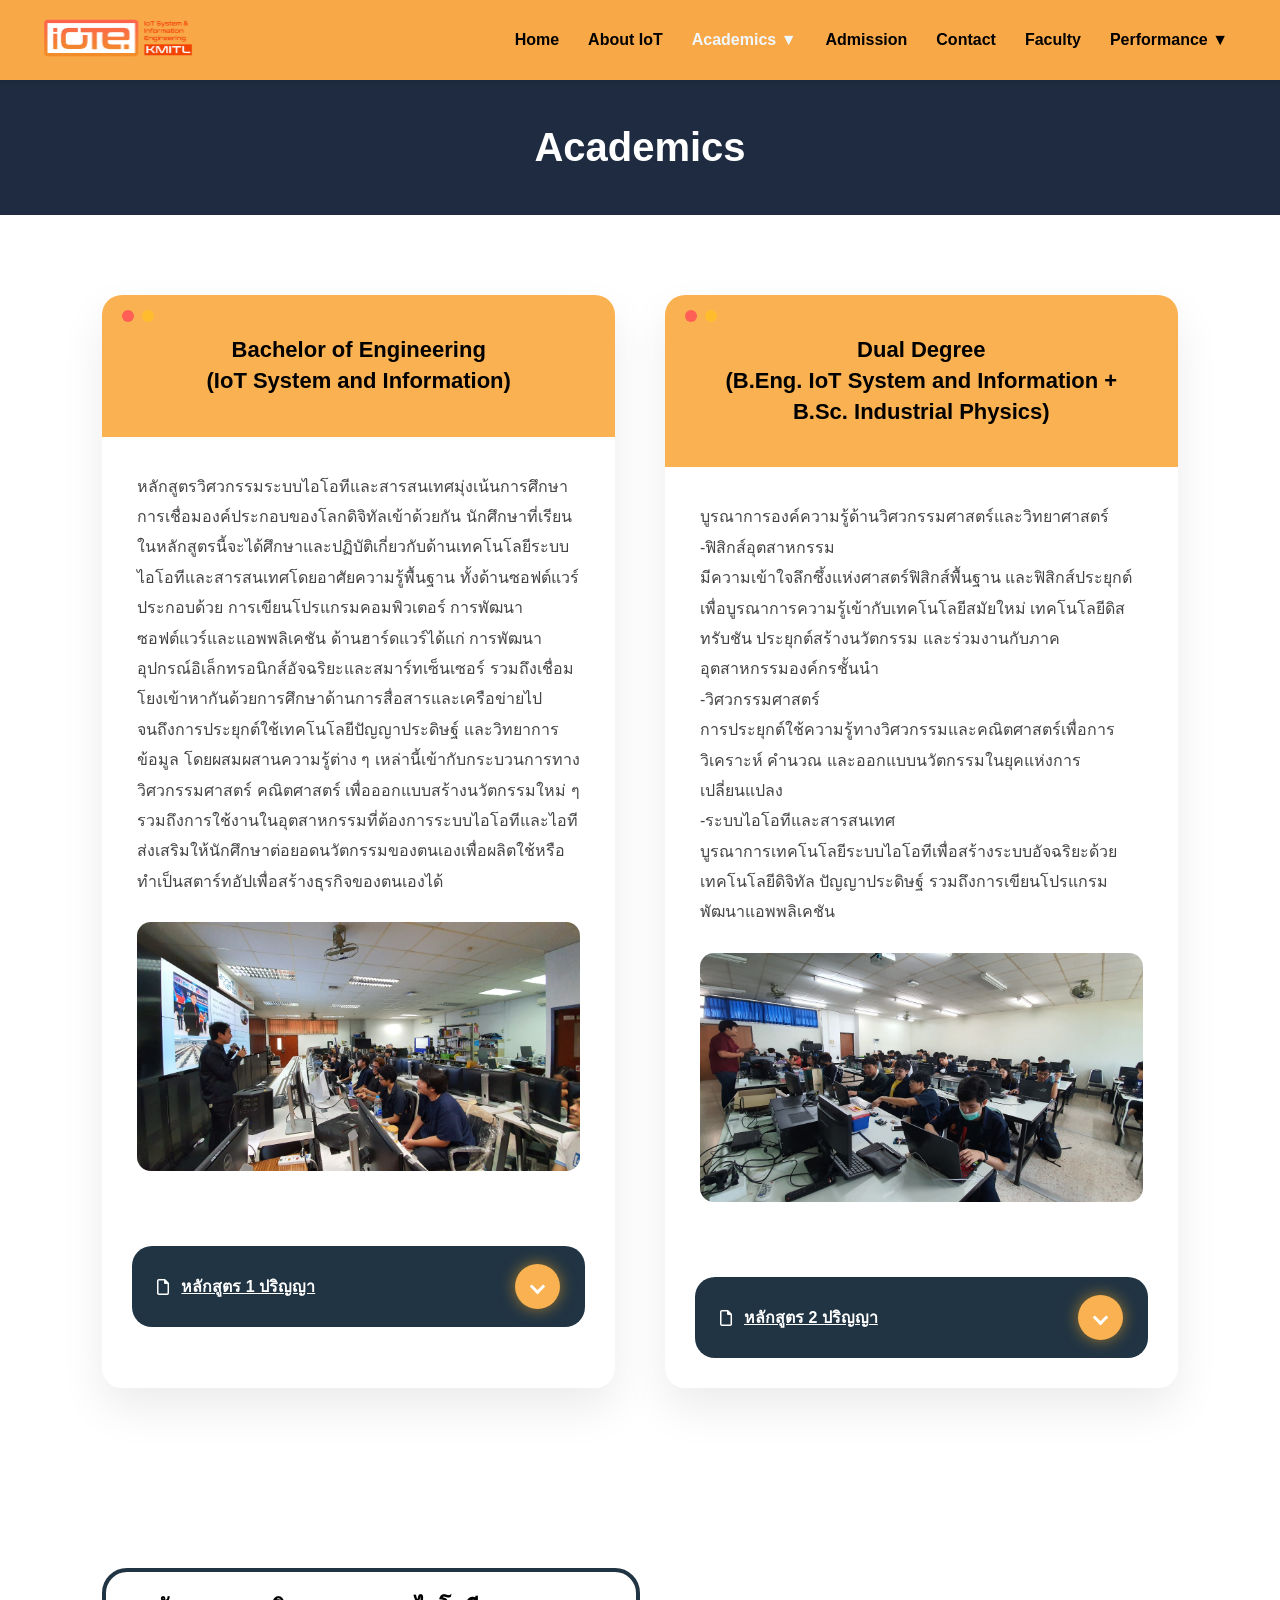
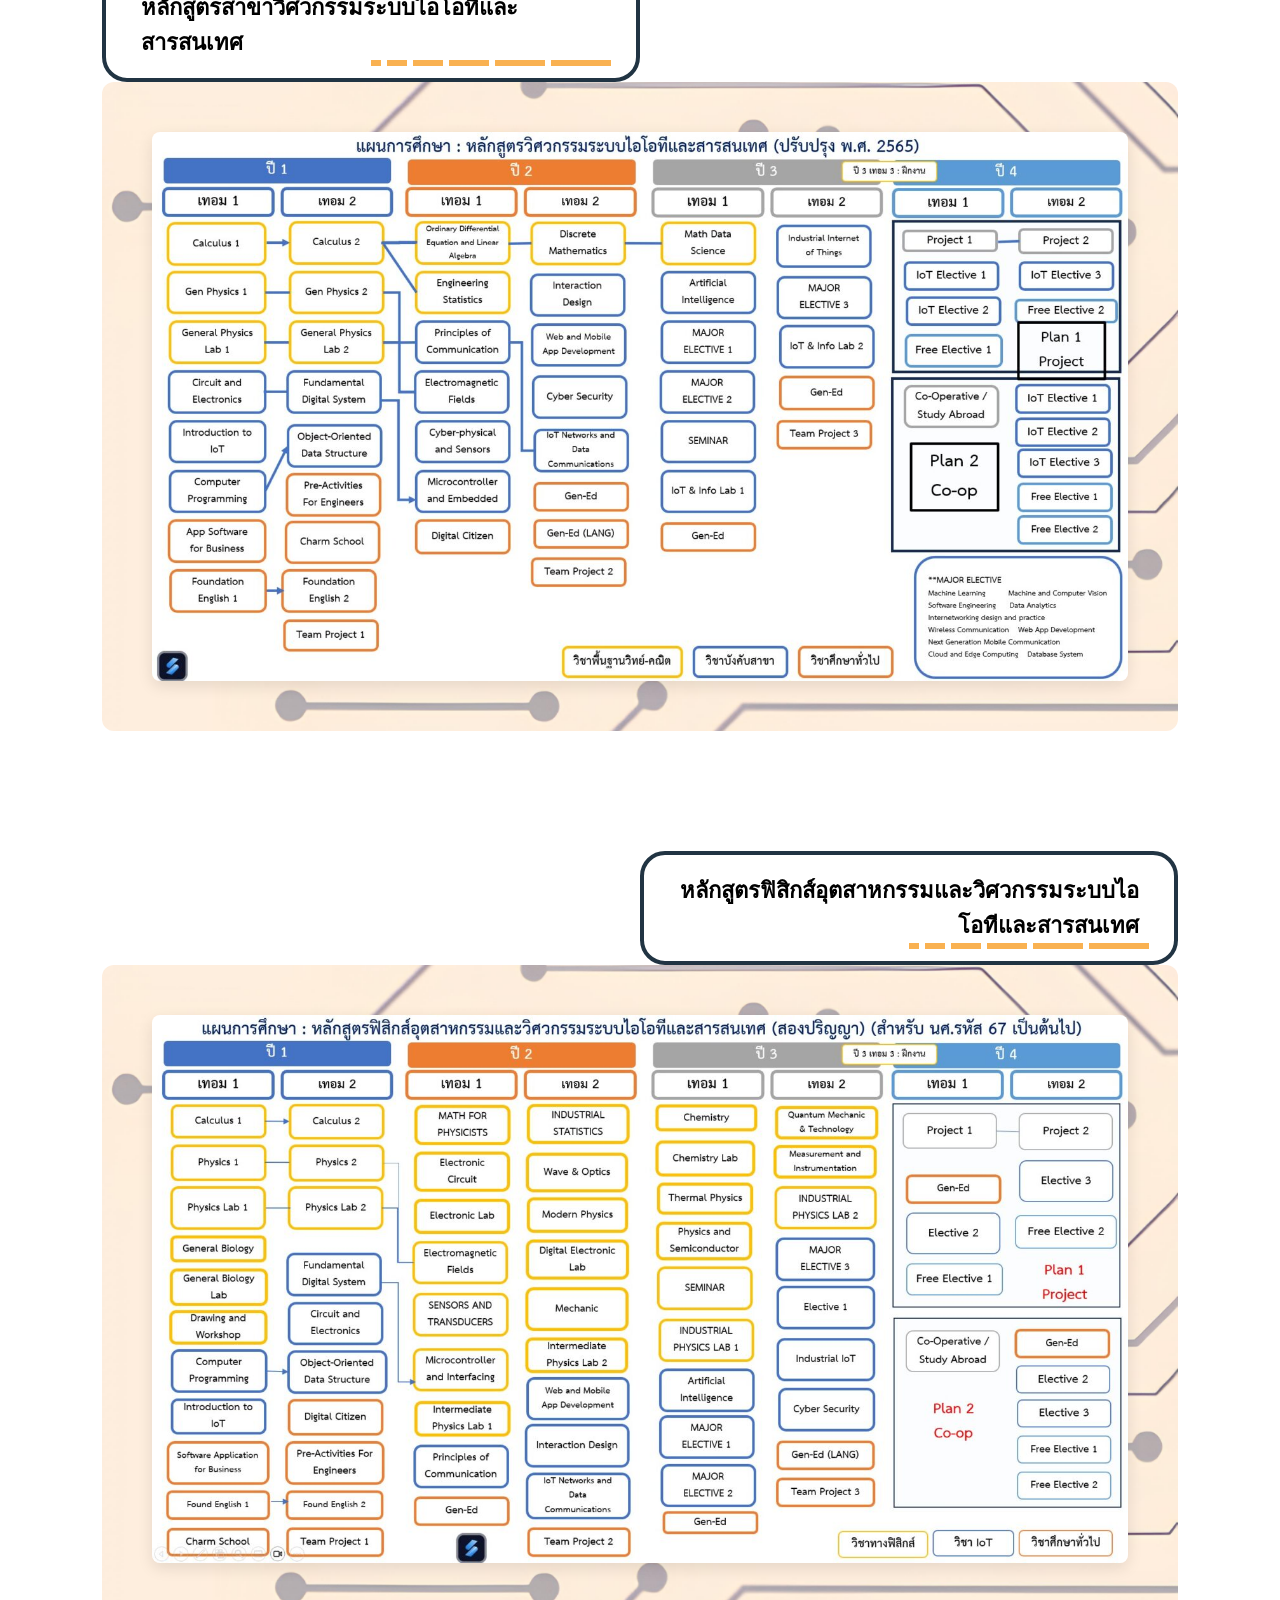
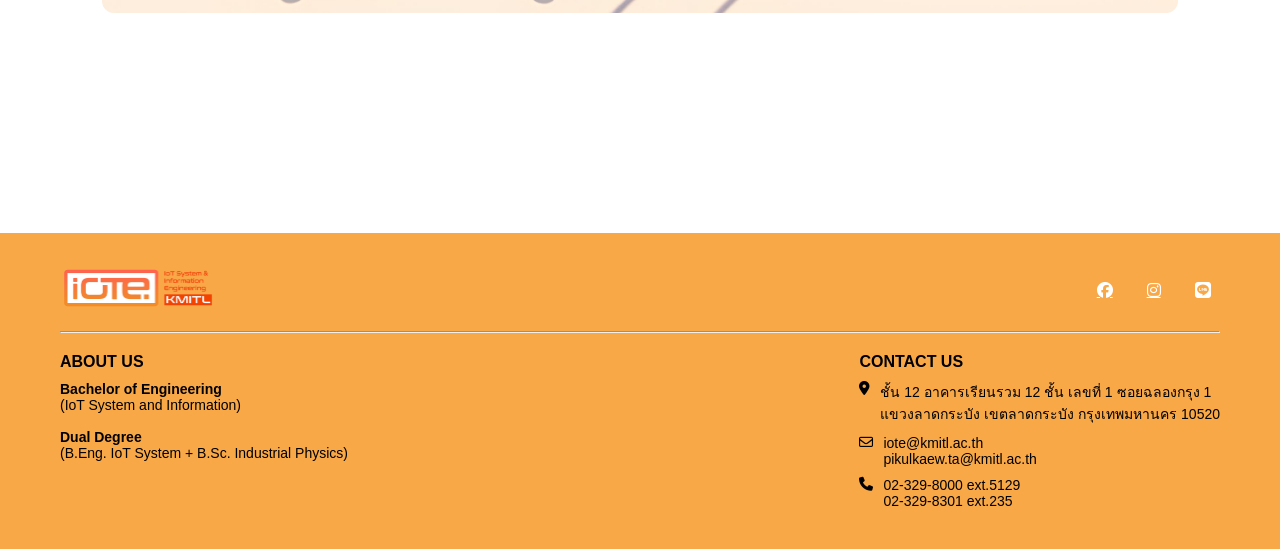
<file: Academics/IoT/index.html>
<!DOCTYPE html>
<html lang="th">

<head>
    <meta charset="UTF-8">
    <meta name="viewport" content="width=device-width, initial-scale=1.0">
    <title>ioTE Header</title>
    <link rel="preconnect" href="https://fonts.googleapis.com">
    <link rel="preconnect" href="https://fonts.gstatic.com" crossorigin>
    <link
        href="https://fonts.googleapis.com/css2?family=Pathway+Extreme:ital,opsz,wght@0,8..144,100..900;1,8..144,100..900&display=swap"
        rel="stylesheet">
    <link rel="stylesheet" href="https://cdnjs.cloudflare.com/ajax/libs/font-awesome/6.4.0/css/all.min.css">
    <link rel="stylesheet" href="style.css">
    <link rel="stylesheet" href="../../Original/Original.css">

</head>

<body>

    <header class="navbar" id="main-nav">
        <div class="logo">
            <img src="../../Original/IoTeKMITL.png" alt="iGTE Logo">
        </div>
        <div class="menu-icon" onclick="toggleMenu()">
            <span></span>
            <span></span>
            <span></span>
        </div>
        <nav id="menu-container">
            <ul class="nav-links">
                <li><a href="../../index.html">Home</a></li>
                <li><a href="../../About_IoT/IoT/index.html">About IoT</a></li>

                <li class="dropdown">
                    <a href="../../Academics/index.html" style="color:aliceblue">Academics <span
                            class="arrow">▼</span></a>
                    <ul class="dropdown-menu">
                        <li><a href="../../Academics/IoT/index.html">IoT System and information</a></li>
                        <li><a href="../../Academics/ComIoT/index.html">Computer Engineering & IoT</a></li>
                        <li><a href="../../Academics/Gened1/index.html">Gened</a></li>
                    </ul>
                </li>

                <li><a href="../../Admission/index.html">Admission</a></li>
                <li><a href="../../Contact/index.html">Contact</a></li>
                <li><a href="../../Faculty/index.html">Faculty</a></li>

                <li class="dropdown dropdown-right">
                    <a href="../../Performance/index.html">Performance <span class="arrow">▼</span></a>
                    <ul class="dropdown-menu">
                        <li><a href="../../Performance/DCL/index.html">Definition of Cybersecurity Laboratory</a></li>
                        <li><a href="../../Performance/CLR/index.html">Cybersecurity Laboratory Researcher</a></li>
                    </ul>
                </li>
            </ul>
        </nav>
    </header>

    <section class="header">
        <h1>Academics</h1>
    </section>

    <section class="main-section">
        <div class="card-wrapper">
            <!-- CARD 1 -->
            <div class="card">
                <div class="card-header">
                    <div class="dots">
                        <span class="dot red"></span>
                        <span class="dot yellow"></span>
                    </div>
                    <h2>
                        Bachelor of Engineering<br>
                        (IoT System and Information)
                    </h2>
                </div>
                <div class="card-content">
                    <p>
                        หลักสูตรวิศวกรรมระบบไอโอทีและสารสนเทศมุ่งเน้นการศึกษาการเชื่อมองค์ประกอบของโลกดิจิทัลเข้าด้วยกัน
                        นักศึกษาที่เรียนในหลักสูตรนี้จะได้ศึกษาและปฏิบัติเกี่ยวกับด้านเทคโนโลยีระบบไอโอทีและสารสนเทศโดยอาศัยความรู้พื้นฐาน
                        ทั้งด้านซอฟต์แวร์ ประกอบด้วย การเขียนโปรแกรมคอมพิวเตอร์ การพัฒนาซอฟต์แวร์และแอพพลิเคชัน
                        ด้านฮาร์ดแวร์ได้แก่ การพัฒนาอุปกรณ์อิเล็กทรอนิกส์อัจฉริยะและสมาร์ทเซ็นเซอร์
                        รวมถึงเชื่อมโยงเข้าหากันด้วยการศึกษาด้านการสื่อสารและเครือข่ายไป
                        จนถึงการประยุกต์ใช้เทคโนโลยีปัญญาประดิษฐ์ และวิทยาการข้อมูล โดยผสมผสานความรู้ต่าง ๆ
                        เหล่านี้เข้ากับกระบวนการทาง วิศวกรรมศาสตร์ คณิตศาสตร์ เพื่อออกแบบสร้างนวัตกรรมใหม่ ๆ
                        รวมถึงการใช้งานในอุตสาหกรรมที่ต้องการระบบไอโอทีและไอที
                        ส่งเสริมให้นักศึกษาต่อยอดนวัตกรรมของตนเองเพื่อผลิตใช้หรือทำเป็นสตาร์ทอัปเพื่อสร้างธุรกิจของตนเองได้
                    </p>
                    <img src="img/1.jpg" class="content-image">
                </div>
                <div class="toggle-btn">
                    <div class="left">
                        <i class="fa-regular fa-file"></i>
                        <a href="https://drive.google.com/file/d/1VUKRooxFdjAaf4ox0QikqLmvonMvnBB4/view"
                            class="course-link" target="_blank">
                            หลักสูตร 1 ปริญญา
                        </a>
                    </div>
                    <div class="arrow-circle">
                        <i class="arrow-down"></i>
                    </div>
                </div>
                <div class="toggle-content">
                    <div class="gold-line"></div>
                    <div class="fee-box">
                        <h3>ค่าธรรมเนียมการศึกษา</h3>
                        <div class="price">
                            25,000
                        </div>
                        <p>
                            บาท/ภาคการศึกษา
                        </p>
                    </div>
                </div>
            </div>
            <!-- CARD 2 -->
            <div class="card">
                <div class="card-header">
                    <div class="dots">
                        <span class="dot red"></span>
                        <span class="dot yellow"></span>
                    </div>
                    <h2>
                        Dual Degree <br>
                        (B.Eng. IoT System and Information + B.Sc. Industrial Physics)
                    </h2>
                </div>
                <div class="card-content">
                    <p>
                        บูรณาการองค์ความรู้ด้านวิศวกรรมศาสตร์และวิทยาศาสตร์<br>
                        -ฟิสิกส์อุตสาหกรรม<br>
                        มีความเข้าใจลึกซึ้งแห่งศาสตร์ฟิสิกส์พื้นฐาน และฟิสิกส์ประยุกต์
                        เพื่อบูรณาการความรู้เข้ากับเทคโนโลยีสมัยใหม่ เทคโนโลยีดิสทรับชัน ประยุกต์สร้างนวัตกรรม
                        และร่วมงานกับภาคอุตสาหกรรมองค์กรชั้นนำ<br>
                        -วิศวกรรมศาสตร์<br>
                        การประยุกต์ใช้ความรู้ทางวิศวกรรมและคณิตศาสตร์เพื่อการวิเคราะห์ คำนวณ
                        และออกแบบนวัตกรรมในยุคแห่งการเปลี่ยนแปลง<br>
                        -ระบบไอโอทีและสารสนเทศ<br>
                        บูรณาการเทคโนโลยีระบบไอโอทีเพื่อสร้างระบบอัจฉริยะด้วยเทคโนโลยีดิจิทัล ปัญญาประดิษฐ์
                        รวมถึงการเขียนโปรแกรมพัฒนาแอพพลิเคชัน<br>
                    </p>
                    <img src="img/2.jpg" class="content-image">
                </div>
                <div class="toggle-btn">
                    <div class="left">
                        <i class="fa-regular fa-file"></i>
                        <a href="https://drive.google.com/file/d/1P-NA92CaJaLlvo4-jYOKF2iHjefxxIjN/view"
                            class="course-link" target="_blank">
                            หลักสูตร 2 ปริญญา
                        </a>
                    </div>
                    <div class="arrow-circle">
                        <i class="arrow-down"></i>
                    </div>
                </div>
                <div class="toggle-content">
                    <div class="gold-line"></div>
                    <div class="fee-box">
                        <h3>ค่าธรรมเนียมการศึกษา</h3>
                        <div class="price">
                            40,000
                        </div>
                        <p>
                            บาท/ภาคการศึกษา
                        </p>
                    </div>
                </div>
            </div>
        </div>

    </section>

    <section class="program-section">
        <div class="program-wrapper top-box">
            <div class="program-header">
                หลักสูตรสาขาวิศวกรรมระบบไอโอทีและสารสนเทศ
                <div class="orange-bars">
                    <span></span>
                    <span></span>
                    <span></span>
                    <span></span>
                    <span></span>
                    <span></span>
                </div>
            </div>
            <div class="image-container">
                <img src="img/1d.jpg" class="program-img-inside">
            </div>
        </div>
        <div class="program-wrapper bottom-box">
            <div class="program-header">
                หลักสูตรฟิสิกส์อุตสาหกรรมและวิศวกรรมระบบไอโอทีและสารสนเทศ
                <div class="orange-bars">
                    <span></span>
                    <span></span>
                    <span></span>
                    <span></span>
                    <span></span>
                    <span></span>
                </div>
            </div>
            <div class="image-container">
                <img src="img/2d.jpg" class="program-img-inside">
            </div>
        </div>
    </section>

    <footer>
        <div class="container">
            <div class="footer-top">
                <div class="logo">
                    <img src="../../Original/IoTeKMITL.png" alt="IoTE Logo">
                </div>
                <div class="social-icons">
                    <a href="../../Contact/index.html"><i class="fa-brands fa-facebook"></i></a>
                    <a href="../../Contact/index.html"><i class="fa-brands fa-instagram"></i></a>
                    <a href="../../Contact/index.html"><i class="fa-brands fa-line"></i></a>
                </div>
            </div>
            <hr class="footer-line">
            <div class="footer-bottom">
                <div class="footer-col">
                    <h3>ABOUT US</h3>
                    <p><strong>Bachelor of Engineering</strong><br>(IoT System and Information)</p>
                    <br>
                    <p><strong>Dual Degree</strong><br>(B.Eng. IoT System + B.Sc. Industrial Physics)</p>
                </div>
                <div class="footer-col contact-info">
                    <h3>CONTACT US</h3>
                    <div class="contact-item">
                        <i class="fa-solid fa-location-dot"></i>
                        <p>ชั้น 12 อาคารเรียนรวม 12 ชั้น เลขที่ 1 ซอยฉลองกรุง 1 <br>แขวงลาดกระบัง เขตลาดกระบัง
                            กรุงเทพมหานคร 10520</p>
                    </div>
                    <div class="contact-item">
                        <i class="fa-regular fa-envelope"></i>
                        <p>iote@kmitl.ac.th<br>pikulkaew.ta@kmitl.ac.th</p>
                    </div>
                    <div class="contact-item">
                        <i class="fa-solid fa-phone"></i>
                        <p>02-329-8000 ext.5129<br>02-329-8301 ext.235</p>
                    </div>
                </div>
            </div>
        </div>
    </footer>

    <script src="script.js"></script>
</body>

</html>
</file>
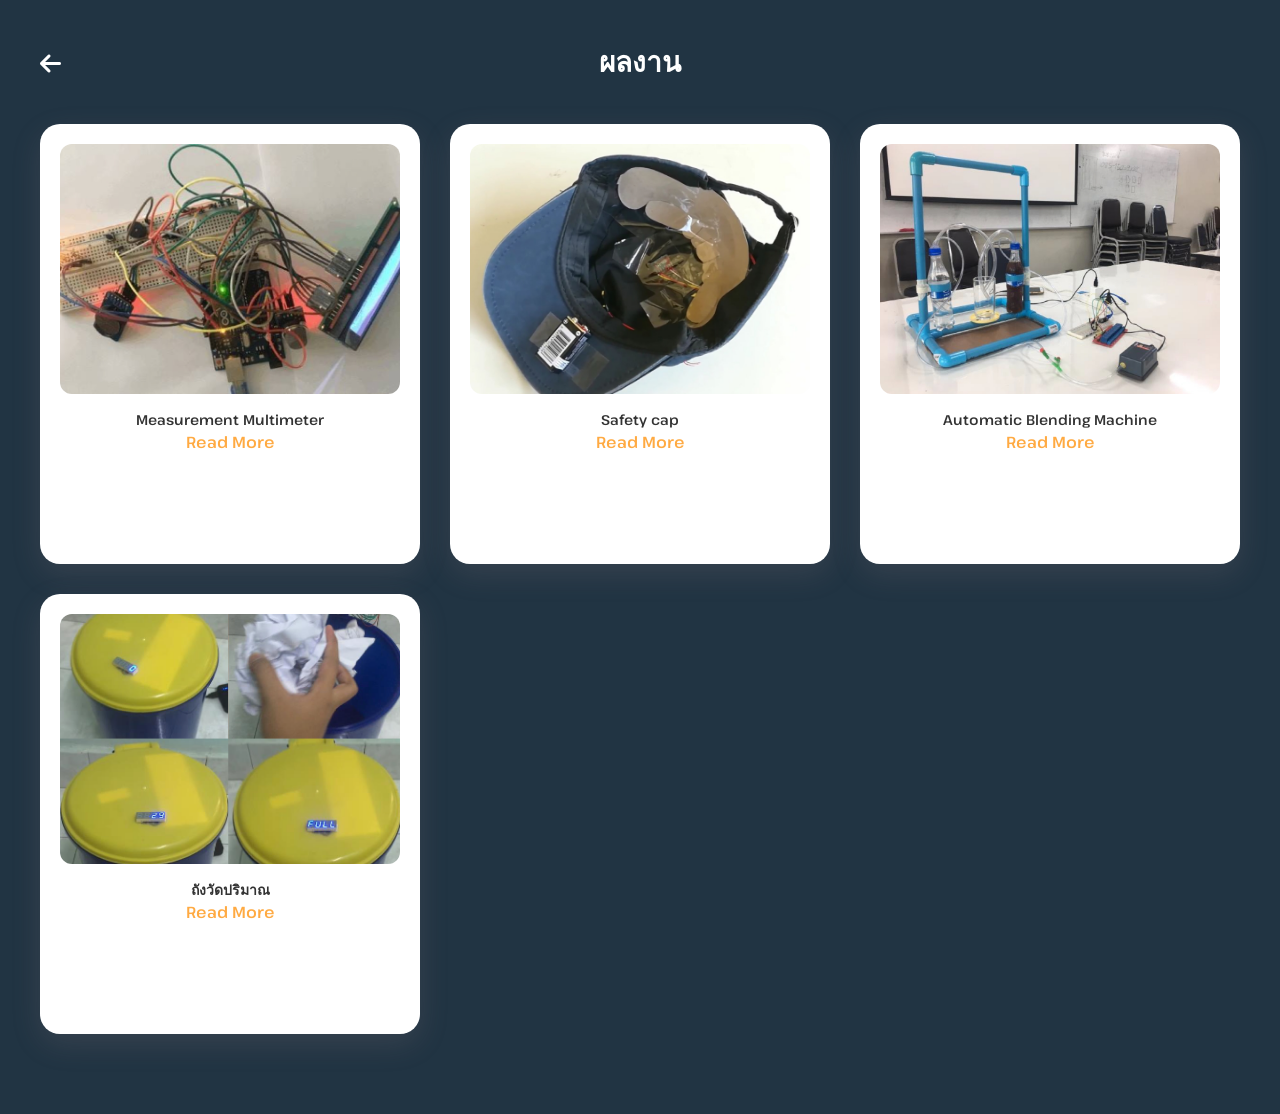
<file: Home/Project/index.html>
<!DOCTYPE html>
<html lang="th">

<head>
    <meta charset="UTF-8">
    <meta name="viewport" content="width=device-width, initial-scale=1.0">
    <title>ioTE KMITL</title>
    <link rel="preconnect" href="https://fonts.googleapis.com">
    <link rel="preconnect" href="https://fonts.gstatic.com" crossorigin>
    <link
        href="https://fonts.googleapis.com/css2?family=Pathway+Extreme:ital,opsz,wght@0,8..144,100..900;1,8..144,100..900&display=swap"
        rel="stylesheet">
    <link rel="stylesheet" href="https://cdnjs.cloudflare.com/ajax/libs/font-awesome/6.4.0/css/all.min.css">
    <link rel="stylesheet" href="style.css">
</head>

<body>
    <section class="pr-page-section">
        <div class="pr-container">

            <div class="pr-header">
                <a href="../../index.html" class="back-btn">
                    <i class="fa-solid fa-arrow-left"></i>
                </a>
                <h2>ผลงาน</h2>
                <div class="spacer"></div>
            </div>

            <div class="pr-grid">

                <div class="pr-card">
                    <img src="../../img2/LINE_ALBUM_รูปเจค_260223_1.jpg" alt="News 1">
                    <p>Measurement Multimeter</p>
                    <a href="pro/pro1.html">Read More</a>
                </div>

                <div class="pr-card">
                    <img src="../../img2/LINE_ALBUM_รูปเจค_260223_2.jpg" alt="News 2">
                    <p>Safety cap</p>
                    <a href="pro/pro2.html">Read More</a>
                </div>

                <div class="pr-card">
                    <img src="../../img2/LINE_ALBUM_รูปเจค_260223_3.jpg" alt="News 3">
                    <p>Automatic Blending Machine</p>
                    <a href="pro/pro3.html">Read More</a>
                </div>

                <div class="pr-card">
                    <img src="../../img2/TrashBin.png" alt="News 4">
                    <p>ถังวัดปริมาณ</p>
                    <a href="pro/pro4.html">Read More</a>
                </div>

            </div>
        </div>
    </section>
</body>

</html>
</file>
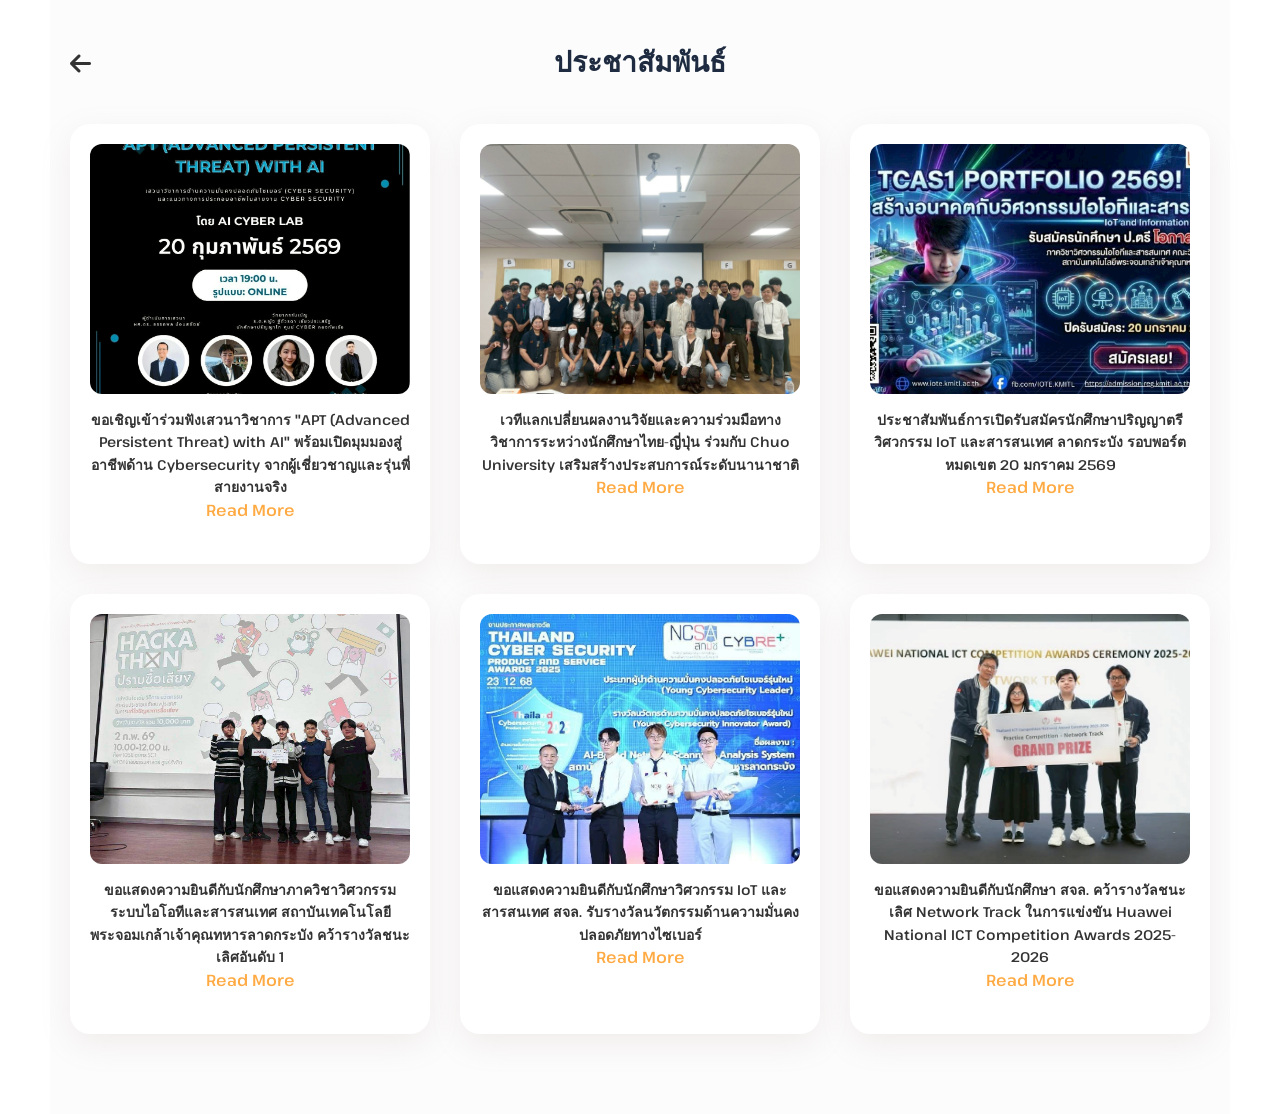
<file: Home/public_relations/index.html>
<!DOCTYPE html>
<html lang="th">

<head>
    <meta charset="UTF-8">
    <meta name="viewport" content="width=device-width, initial-scale=1.0">
    <title>ioTE KMITL</title>
    <link rel="preconnect" href="https://fonts.googleapis.com">
    <link rel="preconnect" href="https://fonts.gstatic.com" crossorigin>
    <link
        href="https://fonts.googleapis.com/css2?family=Pathway+Extreme:ital,opsz,wght@0,8..144,100..900;1,8..144,100..900&display=swap"
        rel="stylesheet">
    <link rel="stylesheet" href="https://cdnjs.cloudflare.com/ajax/libs/font-awesome/6.4.0/css/all.min.css">
    <link rel="stylesheet" href="style.css">
</head>

<body>
    <section class="pr-page-section">
        <div class="pr-container">

            <div class="pr-header">
                <a href="../../index.html" class="back-btn">
                    <i class="fa-solid fa-arrow-left"></i>
                </a>
                <h2>ประชาสัมพันธ์</h2>
                <div class="spacer"></div>
            </div>

            <div class="pr-grid">

                <div class="pr-card">
                    <img src="img/LINE_ALBUM_ประชาสัมพันธ์_260226_1.jpg" alt="News 1">
                    <p>ขอเชิญเข้าร่วมฟังเสวนาวิชาการ "APT (Advanced Persistent Threat) with AI"
                        พร้อมเปิดมุมมองสู่อาชีพด้าน Cybersecurity จากผู้เชี่ยวชาญและรุ่นพี่สายงานจริง</p>
                    <a href="new/new1.html">Read More</a>
                </div>

                <div class="pr-card">
                    <img src="img/LINE_ALBUM_ประชาสัมพันธ์_260226_2.jpg" alt="News 2">
                    <p>เวทีแลกเปลี่ยนผลงานวิจัยและความร่วมมือทางวิชาการระหว่างนักศึกษาไทย-ญี่ปุ่น ร่วมกับ Chuo
                        University เสริมสร้างประสบการณ์ระดับนานาชาติ</p>
                    <a href="new/new2.html">Read More</a>
                </div>

                <div class="pr-card">
                    <img src="img/LINE_ALBUM_ประชาสัมพันธ์_260226_4.jpg" alt="News 3">
                    <p>ประชาสัมพันธ์การเปิดรับสมัครนักศึกษาปริญญาตรี วิศวกรรม IoT และสารสนเทศ ลาดกระบัง รอบพอร์ต หมดเขต
                        20 มกราคม 2569</p>
                    <a href="new/new3.html">Read More</a>
                </div>

                <div class="pr-card">
                    <img src="img/LINE_ALBUM_ประชาสัมพันธ์_260226_3.jpg" alt="News 4">
                    <p>ขอแสดงความยินดีกับนักศึกษาภาควิชาวิศวกรรมระบบไอโอทีและสารสนเทศ
                        สถาบันเทคโนโลยีพระจอมเกล้าเจ้าคุณทหารลาดกระบัง คว้ารางวัลชนะเลิศอันดับ 1</p>
                    <a href="new/new4.html">Read More</a>
                </div>

                <div class="pr-card">
                    <img src="img/LINE_ALBUM_ประชาสัมพันธ์_260226_5.jpg" alt="News 5">
                    <p>ขอแสดงความยินดีกับนักศึกษาวิศวกรรม IoT และสารสนเทศ สจล.
                        รับรางวัลนวัตกรรมด้านความมั่นคงปลอดภัยทางไซเบอร์</p>
                    <a href="new/new5.html">Read More</a>
                </div>

                <div class="pr-card">
                    <img src="img/LINE_ALBUM_ประชาสัมพันธ์_260226_6.jpg" alt="News 6">
                    <p>ขอแสดงความยินดีกับนักศึกษา สจล. คว้ารางวัลชนะเลิศ Network Track ในการแข่งขัน Huawei National ICT
                        Competition Awards 2025-2026</p>
                    <a href="new/new6.html">Read More</a>
                </div>

            </div>
        </div>
    </section>
</body>

</html>
</file>
<file: Academics/style.css>
/* =========================================
   1. RESET & GLOBAL STYLES (โครงสร้างหลัก)
   ========================================= */
* {
    margin: 0;
    padding: 0;
    box-sizing: border-box;
    /* outline: auto; */
}

body {
    font-family: 'Pathway Extreme', sans-serif;
    background-color: #ffffff;
    display: flex;
    flex-direction: column;
    min-height: 100vh;
}

/* =========================================
   ACADEMIC BANNER SECTION (.aca)
   ========================================= */
.aca {            
    background-image: url("a.jpg"); 
    background-size: cover;        
    background-position: center;   
    background-repeat: no-repeat;

    display: flex;
    justify-content: flex-start;       
    align-items: center;           
    flex-direction: column;
    position: relative;
    padding: 100px;
}

/* เลเยอร์สีดำจางๆ ทับรูป (Overlay) */
.aca::before {
    content: "";
    position: absolute;
    inset: 0;
    background: rgba(0, 0, 0, 0.4);   
}

/* ข้อความบนแบนเนอร์ */
.aca h1 {
    margin-top: 100px;
    position: relative;
    color: #fff;
    font-size: 48px;
    font-weight: 700;
    z-index: 1;
    /* เพิ่มเงาเล็กน้อยให้อ่านง่ายขึ้น */
    text-shadow: 2px 2px 4px rgba(0,0,0,0.5);
    /* เส้นขอบตัวหนังสือ (บางเบราว์เซอร์อาจไม่รองรับสมบูรณ์ แต่ใส่ไว้ได้ครับ) */
    -webkit-text-stroke: 1px #213443;  
}

.option {   
    justify-content: center;
    margin-top: 100px;
    height: max-content;
    display: flex;
    flex-wrap: wrap;
}

.option a {
    text-align: center;
    height: max-content;
    background-color: #969696a0;
    border-radius: 8px;
    margin: 30px 30px;
    text-decoration: none;
    padding: 10px;
    color: #fff;
    font-size: 24px;
    font-weight: 700;
    z-index: 1;
    text-shadow: 2px 2px 4px rgba(0,0,0,0.5);
}

/* =========================================
   RESPONSIVE สำหรับส่วน .aca
   ========================================= */

@media (max-width: 1300px) {
    .option {
        flex-direction: column;
    }

}
@media (max-width: 768px) {
    .option {
        flex-direction: column;
    }

    .aca h1 {
        font-size: 32px; /* ลดขนาดตัวหนังสือในมือถือ */
    }
    .option a {
        font-size: 16px; /* ลดขนาดตัวหนังสือในมือถือ */
    }
}
</file>
<file: Original/Original.css>
/* =========================================
   1. RESET
========================================= */
*{
    margin:0;
    padding:0;
    box-sizing:border-box;
    font-family:'Prompt',sans-serif;
}

body{
    background:#fff;
    display:flex;
    flex-direction:column;
    min-height:100vh;
}

main{
    flex:1;
    padding-top:80px;
}

.container{
    max-width:1200px;
    margin:auto;
    padding:0 20px;
}

/* =========================================
   2. NAVBAR
========================================= */

.navbar{
    display:flex;
    justify-content:space-between;
    align-items:center;
    background:#F9A848;
    padding:10px 40px;
    height:80px;
    box-shadow:0 2px 5px rgba(0,0,0,0.1);

    position:fixed;
    top:0;
    width:100%;
    z-index:1000;
}

.logo img{
    height:50px;
}

/* menu */

.nav-links{
    list-style:none;
    display:flex;
    align-items:center;
    gap:5px;
}

.nav-links li a{
    text-decoration:none;
    color:#000;
    font-weight:600;
    font-size:16px;

    display:block;
    padding:20px 12px;
    border-radius:8px;

    transition:0.3s;
}

.nav-links li a:hover,
.nav-links li a.active{
    color:#fff;
    background:rgba(255,123,0,0.65);
}

/* =========================================
   3. DROPDOWN
========================================= */

.dropdown{
    position:relative;
}

.dropdown-menu{
    display:none;
    position:absolute;
    top:120%;
    left:0;

    background:#fff;
    box-shadow:0 8px 16px rgba(0,0,0,0.2);
    min-width:250px;

    list-style:none;
    padding:10px 0;
    border-radius:10px;
}

.dropdown:hover .dropdown-menu{
    display:block;
}

.dropdown-menu li a{
    padding:10px 20px;
    display:block;
    color:#333;
    font-size:14px;
}

.dropdown-menu li a:hover{
    background:#f1f1f1;
    color:#F9A848;
}

.dropdown-right .dropdown-menu{
    left:auto;
    right:0;
}

/* =========================================
   4. LOGIN BUTTON
========================================= */

.login-btn{
    display:flex;
    align-items:center;
    justify-content:center;
    gap:6px;

    padding:1px 12px;

    border:3px solid #000;
    border-radius:14px;

    background:#F9A848;

    text-decoration:none;
    font-weight:600;
    color:#000;

    white-space:nowrap;   /* บังคับไม่ให้ขึ้นบรรทัดใหม่ */
}

.login-btn span{
    white-space:nowrap;
    height:auto;
}

.login-btn i{
    font-size:14px;
}

.login-btn:hover{
    background:#000;
    color:#fff;
}

/* =========================================
   5. HAMBURGER
========================================= */

.menu-icon{
    display:none;
    flex-direction:column;
    cursor:pointer;
    gap:5px;
}

.menu-icon span{
    width:25px;
    height:3px;
    background:#000;
}

/* =========================================
   6. FOOTER
========================================= */

footer{
    background:#F9A848;
    padding:30px 0;
    margin-top:auto;
    font-size:14px;
}

.footer-top{
    display:flex;
    justify-content:space-between;
    align-items:center;
    margin-bottom:15px;
}

.social-icons a{
    color:#fff;
    font-size:16px;
    margin-left:10px;

    width:35px;
    height:35px;

    display:inline-flex;
    justify-content:center;
    align-items:center;

    border-radius:50%;
}

.footer-line{
    border-top:1px solid rgba(0,0,0,0.2);
    margin-bottom:20px;
}

.footer-bottom{
    display:flex;
    justify-content:space-between;
    gap:30px;
}

.footer-col h3{
    font-size:16px;
    margin-bottom:10px;
}

.contact-item{
    display:flex;
    align-items:flex-start;
    margin-bottom:10px;
    gap:10px;
}

/* =========================================
   7. MOBILE
========================================= */

@media (max-width:1000px){

.menu-icon{
display:flex;
}

#menu-container{
display:none;
position:absolute;
top:80px;
left:0;
width:100%;
background:#F9A848;
}

#menu-container.show{
display:block;
}

.nav-links{
flex-direction:column;
}

.nav-links li{
width:100%;
text-align:center;
}

.dropdown-menu{
position:static;
background:#F9A848;
box-shadow:none;
}

}

@media (max-width:768px){

.footer-bottom,
.footer-top{
flex-direction:column;
text-align:center;
}

.contact-item{
justify-content:center;
}

}
</file>
<file: login/style.css>
*{
    margin:0;
    padding:0;
    box-sizing:border-box;
    font-family:'Prompt', sans-serif;
}

body{
    height:100vh;
    background-color:#F0A84E;
    display:flex;
    justify-content:center;
    align-items:center;
}

.container{
    width:1200px;
    display:flex;
    justify-content:space-between;
    align-items:center;
}

.left img{
    width:400px;
}

.login-box{
    width:400px;
    background:#d9d9d9;
    padding:40px;
    border-radius:15px;
    box-shadow:0 8px 15px rgba(0,0,0,0.2);
}

.login-box h1{
    text-align:center;
    font-weight:700;
    color:#2f3e4a;
    margin-bottom:30px;
    position:relative;
}

.login-box h1::after{
    content:"";
    width:80px;
    height:4px;
    background:#f4a640;
    display:block;
    margin:10px auto 0;
    border-radius:2px;
}

.input-group{
    margin-bottom:25px;
}

.input-group label{
    font-weight:600;
    color:#2f3e4a;
    display:block;
    margin-bottom:10px;
}

.input-group input{
    width:100%;
    border:none;
    border-bottom:3px solid #2f3e4a;
    background:transparent;
    padding:8px 0;
    font-size:18px;
    outline:none;
}

.login-btn{
    width:100%;
    padding:15px;
    border:none;
    border-radius:30px;
    background:#243746;
    color:#f4a640;
    font-weight:700;
    cursor:pointer;
    margin-top:20px;
    transition:0.3s;
}

.login-btn:hover{
    opacity:0.85;
}

.signup-text{
    text-align:center;
    margin-top:15px;
    font-size:18px;
}

/* ขีดเส้นเฉย ๆ */
.underline{
    text-decoration:underline;
}
</file>
<file: signup/style.css>
*{
    margin:0;
    padding:0;
    box-sizing:border-box;
    font-family:'Prompt', sans-serif;
}

body{
    height:100vh;
    background-color:#F0A84E;
    display:flex;
    justify-content:center;
    align-items:center;
}

.container{
    width:1200px;
    display:flex;
    justify-content:space-between;
    align-items:center;
}

.left img{
    width:400px;
}

.login-box{
    width:400px;
    background:#d9d9d9;
    padding:40px;
    border-radius:15px;
    box-shadow:0 8px 15px rgba(0,0,0,0.2);
}

.login-box h1{
    text-align:center;
    font-weight:700;
    color:#2f3e4a;
    margin-bottom:30px;
    position:relative;
}

.login-box h1::after{
    content:"";
    width:80px;
    height:4px;
    background:#f4a640;
    display:block;
    margin:10px auto 0;
    border-radius:2px;
}

.input-group{
    margin-bottom:25px;
}

.input-group label{
    font-weight:600;
    color:#2f3e4a;
    display:block;
    margin-bottom:10px;
}

.input-group input{
    width:100%;
    border:none;
    border-bottom:3px solid #2f3e4a;
    background:transparent;
    padding:8px 0;
    font-size:18px;
    outline:none;
}

.login-btn{
    width:100%;
    padding:15px;
    border:none;
    border-radius:30px;
    background:#243746;
    color:#f4a640;
    font-weight:700;
    cursor:pointer;
    margin-top:20px;
    transition:0.3s;
}

.login-btn:hover{
    opacity:0.85;
}

.signup-text{
    text-align:center;
    margin-top:15px;
    font-size:18px;
}

/* ขีดเส้นเฉย ๆ */
.underline{
    text-decoration:underline;
}
</file>
<file: Academics/ComIoT/style.css>
/* รีเซ็ตค่าเริ่มต้น */
* {
    margin: 0;
    padding: 0;
    box-sizing: border-box;
}

body {
    font-family: 'Pathway Extreme', sans-serif;
    background-color: #333;
    /* พื้นหลังสมมติเพื่อให้เห็น Header ชัดๆ */
}
/* =========================================
   Academics Section
   ========================================= */
.academics-section {
    width: 100%;
    margin-top: 80px;
}

/* แถบหัวข้อสีน้ำเงินเข้ม */
.academics-header {
    background-color: #1e2b40;
    color: #ffffff;
    text-align: center;
    padding: 45px;
}

.academics-header h2 {
    color: white;
    font-size: 2.5rem;
    margin: 0;
}

/* พื้นหลังส่วนเนื้อหา */
.academics-container {
    background-color: #f8f8f8;
    padding: 40px 20px;
    display: flex;
    justify-content: center;
}

/* การ์ดข้อมูล */
.program-card {
    background-color: #e6e6e6; /* สีเทาอ่อนแบบในรูป */
    width: 100%;
    max-width: 900px;
    border-radius: 12px;
    overflow: hidden;
    box-shadow: 0 5px 15px rgba(0,0,0,0.1);
}

/* หัวการ์ดสีส้ม */
.card-top-bar {
    background-color: #f9a848;
    padding: 20px;
    text-align: center;
    position: relative;
}
.card-top-bar h3 {
    margin: 0;
    color: #1a1a1a;
    font-size: 1.2rem;
    font-weight: 700;
}

/* จุดวงกลมตกแต่งซ้ายบน */
.mac-dots {
    position: absolute;
    top: 15px;
    left: 20px;
    display: flex;
    gap: 6px;
}
.dot {
    width: 10px;
    height: 10px;
    border-radius: 50%;
    background-color: #fff; /* สีสำรอง */
}
.dot.red { background-color: #ff5f56; }
.dot.yellow { background-color: #ffbd2e; }

/* เนื้อหาในส่วนการ์ด */
.card-body {
    padding: 30px;
    color: #333;
    line-height: 1.6;
    font-size: 0.95rem;
}
.program-img {
    width: 100%;
    border-radius: 10px;
    margin: 20px 0;
    display: block;
}

/* =========================================
   ปุ่ม Accordion (หลักสูตรต่อเนื่อง)
   ========================================= */
.accordion-wrapper {
    background-color: #1e2b40; /* สีกรมท่า */
    border-radius: 12px;
    margin-top: 20px;
    overflow: hidden;
}

.accordion-btn {
    background-color: #1e2b40;
    color: #ffffff;
    width: 100%;
    padding: 15px 25px;
    border: none;
    display: flex;
    justify-content: space-between;
    align-items: center;
    cursor: pointer;
    font-size: 1.1rem;
    font-weight: bold;
    transition: background-color 0.3s;
}

.accordion-btn:hover {
    background-color: #2a3d5c;
}

.fa-regular.fa-file{
    color:white;
}

.btn-left {
    display: flex;
    align-items: center;
    gap: 15px;
    color: #f9a848; /* ไอคอน/ข้อความสีส้ม */
}
.btn-left span {
    color: #ffffff;
}

/* วงกลมลูกศรสีส้ม */
.btn-right {
    background-color: #f9a848;
    width: 35px;
    height: 35px;
    border-radius: 50%;
    display: flex;
    justify-content: center;
    align-items: center;
    transition: transform 0.4s ease; /* อนิเมชั่นหมุนลูกศร */
    box-shadow: 0 0 10px rgba(249, 168, 72, 0.4); /* เงาเรืองแสง */
}

/* สร้างลูกศรด้วย CSS */
.arrow-down {
    border: solid white;
    border-width: 0 3px 3px 0;
    display: inline-block;
    padding: 4px;
    transform: rotate(45deg);
    margin-bottom: 3px;
}

/* เมื่อปุ่มถูกกดให้หมุนลูกศรขึ้น */
.accordion-btn.active .btn-right {
    transform: rotate(180deg);
}

/* กล่องเนื้อหาที่ซ่อนอยู่ */
.accordion-panel {
    max-height: 0;
    overflow: hidden;
    transition: max-height 0.5s ease-out; /* อนิเมชั่นตอนสไลด์ลง */
}

/* ดีไซน์ของเนื้อหาด้านในกล่อง */
.panel-content {
    border-top: 2px solid #f9a848; /* เส้นคั่นสีส้มแบบในรูป */
    padding: 30px 20px;
    text-align: center;
    color: #ffffff;
}
.panel-content h4 {
    margin: 0;
    font-size: 1.2rem;
    font-weight: normal;
}
.panel-content h2 {
    margin: 10px 0;
    font-size: 2rem;
    color: #ffffff;
}
.panel-content p {
    margin: 0;
    font-size: 1.1rem;
}

/* =========================================
   Curriculum Section (ส่วนแสดงแผนการเรียนรูปภาพ)
   ========================================= */

.curriculum-section {
    width: 100%;
    background-color: #e0e0e0; 
    padding: 80px 20px;
    display: flex;
    flex-direction: column;
    align-items: center;
    gap: 80px; 
}

.curriculum-wrapper {
    width: 100%;
    max-width: 100%; 
    display: flex;
    flex-direction: column;
}

/* 🌟 สไตล์กล่องหัวข้อแบบใหม่ */
.curriculum-tab {
    background-color: #ffffff;
    border: 3px solid #1e2b40; /* ขอบสีกรมท่าเข้ม */
    border-radius: 12px; /* ขอบมนพอดีๆ */
    padding: 15px 30px;
    padding-bottom: 35px; /* ดันข้อความขึ้น เผื่อที่ว่างด้านล่างให้ขีดสีส้ม */
    margin-bottom: 20px;
    position: relative;
    display: inline-block;
    max-width: 90%; /* ป้องกันกล่องล้นขอบจอ */
}

.curriculum-tab h3 {
    margin: 0;
    font-size: 1.2rem;
    font-weight: 700;
    color: #000000;
    line-height: 1.6;
    text-align: left; /* ให้ข้อความชิดซ้ายเสมอ */
}

/* 🌟 ลายเส้นปะสีส้ม มุมขวาล่างภายในกล่อง */
.curriculum-tab::after {
    content: "";
    position: absolute;
    bottom: 12px;
    right: 20px;
    width: 120px; /* ความยาวของเส้น */
    height: 6px;  /* ความหนาของเส้น */
    background: repeating-linear-gradient(
        to right,
        #F9A848 0,
        #F9A848 20px,
        transparent 20px,
        transparent 25px
    );
}

/* จัดกล่องให้ชิดซ้าย-ขวา */
.align-left {
    align-self: flex-start;
}

.align-right {
    align-self: flex-end;
}

/* เฟรมพื้นหลังสำหรับรูป */
.curriculum-frame {
    background-image: url('../IoT/img/stripe.JPG'); 
    width: 100%;
    padding: 50px;
    border-radius: 12px; 
}

.curriculum-img {
    width: 100%;
    height: auto;
    display: block;
    border-radius: 8px; 
    box-shadow: 0 5px 15px rgba(0, 0, 0, 0.1);
}

/* =========================================
   Responsive (สำหรับหน้าจอมือถือ)
   ========================================= */
@media screen and (max-width: 768px) {
    /* Academics & Accordion Mobile */
    .card-body {
        padding: 15px;
    }
    .accordion-btn {
        padding: 15px;
        font-size: 1rem;
    }

    /* Curriculum Mobile */
    .curriculum-section {
        padding: 50px 15px;
        gap: 50px;
    }
    
    .curriculum-tab {
        align-self: center; /* ในมือถือให้กล่องอยู่ตรงกลางทั้งหมด */
        max-width: 100%;
        padding: 15px 20px;
        padding-bottom: 30px;
    }

    .curriculum-tab h3 {
        font-size: 1rem;
    }

    .curriculum-frame {
        padding: 20px;
    }
}
</file>
<file: Academics/Gened1/style.css>
/* =========================================
   1. GLOBAL RESET & BODY
   ========================================= */
* {
    margin: 0;
    padding: 0;
    box-sizing: border-box;
    /* outline: auto; */
}

body {
    background-color: #ffffff;
    font-family: 'Pathway Extreme', sans-serif; /* ใช้ฟอนต์หลัก */
    /* สำคัญ: ดันเนื้อหาลงมา 100px เพื่อไม่ให้ Header (80px) บัง */
    padding-top: 100px; 
}

/* =========================================
   2. MAIN HEADER (FIXED NAVBAR - สีส้ม)
   ========================================= */
.navbar {
    display: flex;
    justify-content: space-between;
    align-items: center;
    background-color: #F9A848;
    padding: 10px 40px;
    height: 80px;
    box-shadow: 0 2px 5px rgba(0, 0, 0, 0.1);
    
    /* Fix position styling */
    position: fixed;
    top: 0;
    width: 100%;
    z-index: 1000;
    transition: top 0.3s ease-in-out;
}

.logo img {
    height: 50px;
    object-fit: contain;
}

.nav-links {
    list-style: none;
    display: flex;
    gap: 2px;
}

.nav-links li a {
    text-decoration: none;
    color: #000;
    font-weight: 600;
    font-size: 16px;
    transition: all 0.3s ease;
    display: block;
    padding: 15px 10px;
    border-radius: 8px;
}

.nav-links li a:hover,
.nav-links li a.active {
    color: #fff;
    background-color: rgba(255, 123, 0, 0.658);
}

.arrow {
    font-size: 10px;
    margin-left: 5px;
}

/* --- Dropdown Menu --- */
.dropdown {
    position: relative;
}

.dropdown-menu {
    display: none;
    position: absolute;
    top: 100%;
    left: 0;
    background-color: #fff;
    box-shadow: 0 8px 16px rgba(0, 0, 0, 0.2);
    min-width: 250px;
    list-style: none;
    padding: 10px 0;
    border-radius: 10px;
}

.dropdown:hover .dropdown-menu {
    display: block;
}

.dropdown-menu li a {
    color: #333;
    padding: 10px 20px;
    display: block;
    font-size: 14px;
    font-weight: 400;
}

.dropdown-menu li a:hover {
    background-color: #f1f1f1;
    color: #F9A848;
}

.dropdown-right .dropdown-menu {
    left: auto;
    right: 0;
}

.dropdown-menu::before {
    content: "";
    display: block;
    position: absolute;
    width: 100%;
    height: 20px;
    top: -20px;
    left: 0;
    background-color: transparent;
}

/* Burger Menu Icon */
.menu-icon {
    display: none;
    flex-direction: column;
    cursor: pointer;
    gap: 5px;
}

.menu-icon span {
    width: 25px;
    height: 3px;
    background-color: #000;
    transition: 0.3s;
}

/* =========================================
   3. PAGE CONTENT (ส่วนเนื้อหาภายใน)
   ========================================= */

/* Sub-Navigation (แถบเมนูสีกรมท่าภายในหน้า) */
.nav-bar { 
    background: #223645;
    display: flex;
    justify-content: center;
    padding: 25px 0;
}

.nav-btn {
    width: 100%;
    background: #dddcdc;
    color: #000000;
    border: none;
    font-size: 18px;
    border-radius: 20px;
    cursor: pointer;
    transition: 0.3s;
    box-shadow: 0 6px 15px rgba(0,0,0,0.2);
    text-decoration: none;
    text-align: center;
    padding: 20px;
    margin: 0 20px;
}

.nav-btn.active {
    background: #f2a84c;
}

.nav-btn:hover {
    transform: translateY(-3px);
}

/* Section Containers */
.content-section {
    width: 85%;
    max-width: 1100px;
    margin: 50px auto;
    background: #eeeeee;
    padding: 40px;
    border-radius: 20px;
}

/* Title bar with Underline */
.section-title {
    background: #223645;
    color: #fff;
    padding: 18px 25px;
    border-radius: 15px 15px 0 0;
    font-size: 20px;
    font-weight: 600;
    margin-bottom: 30px;
    position: relative;
}

.section-title::after {
    content: "";
    position: absolute;
    bottom: -8px;
    left: 0;
    width: 200px;
    height: 8px;
    background: #f2a84c;
    border-radius: 0 5px 5px 0;
}

/* Cards */
.card {
    background: #f4f4f4;
    padding: 25px;
    margin-bottom: 25px;
    border-radius: 18px;
    border: 1px solid #e0d4c5;
    box-shadow: 0 4px 10px rgba(0,0,0,0.05);
}

.card.large {
    padding: 30px;
}

.card h3 {
    margin-bottom: 10px;
    font-weight: 600;
}

.card p {
    line-height: 1.6;
    color: #333;
}

.card.center {
    text-align: center;
}

/* Image Frame */
.image-section {
    width: 85%;
    max-width: 1100px;
    margin: 60px auto;
}

.image-frame {
    border-radius: 30px;
    overflow: hidden;
    background: #ffffff;
    box-shadow: 0 20px 40px rgba(0,0,0,0.15);
}

.image-frame img {
    width: 100%;
    height: auto;
    display: block;
}

/* =========================================
   4. FOOTER
   ========================================= */
footer {
    background-color: #F9A848;
    padding: 30px 0;
    color: #000;
    margin-top: auto; /* ดัน Footer ลงล่างสุดเสมอ */
    font-size: 14px;
}

.footer-top {
    display: flex;
    justify-content: space-between;
    align-items: center;
    margin-bottom: 15px;
}

.social-icons a {
    color: #fff;
    font-size: 16px;
    margin-left: 10px;
    width: 35px;
    height: 35px;
    display: inline-flex;
    justify-content: center;
    align-items: center;
    border-radius: 50%;
}

.social-icons a:nth-child(1) { background-color: #1877F2; }
.social-icons a:nth-child(2) { background-color: #E4405F; }
.social-icons a:nth-child(3) { background-color: rgb(20, 217, 49); }

.footer-line {
    border-top: 1px solid rgba(0, 0, 0, 0.2);
    margin-bottom: 20px;
}

.footer-bottom {
    display: flex;
    justify-content: space-between;
    gap: 30px;
}

.footer-col h3 {
    font-size: 16px;
    margin-bottom: 10px;
}

.contact-item {
    display: flex;
    align-items: flex-start;
    margin-bottom: 10px;
    gap: 10px;
}

/* =========================================
   5. RESPONSIVE (MEDIA QUERIES)
   ========================================= */

/* Tablet & Mobile Menu (Max-width 950px) */
@media (max-width: 950px) {
    .menu-icon {
        display: flex;
    }

    #menu-container {
        display: none;
        position: absolute;
        top: 80px;
        left: 0;
        width: 100%;
        background-color: #F9A848;
        padding-bottom: 20px;
        flex-direction: column;
    }

    #menu-container.show {
        display: block;
    }

    .nav-links {
        flex-direction: column;
    }

    .nav-links li {
        width: 100%;
        text-align: center;
    }

    .dropdown-menu {
        position: static;
        width: 100%;
        background-color: #F9A848;
        display: none;
        padding: 0;
        box-shadow: none;
    }

    .dropdown:hover .dropdown-menu {
        display: block;
    }

    .dropdown-menu li a {
        color: #000;
    }
}

/* Mobile Small (Max-width 768px) */
@media (max-width: 768px) {
    /* Content Adjustments */
    .image-section {
        width: 92%;
        margin: 40px auto;
    }

    .image-frame {
        border-radius: 20px;
    }
    
    .nav-btn {
        width: 100%; /* ให้เต็มจอในมือถือ */
        padding: 15px 30px; /* ลดขนาดปุ่ม Nav ในหน้าเนื้อหา */
        margin: 0;
    }
    
    .nav-bar {
        flex-direction: column; /* เรียงปุ่มแนวตั้ง */
        padding: 20px;
        gap: 15px;
    }

    /* Footer Adjustments */
    .footer-bottom,
    .footer-top {
        flex-direction: column;
        text-align: center;
    }

    .contact-item {
        justify-content: center;
    }
}
</file>
<file: Academics/General_Education_Course 2/style.css>
* {
    margin: 0;
    padding: 0;
    box-sizing: border-box;
    /* outline: auto; */
}

body {
    background-color: #DDDCDC;
    display: flex;
    flex-direction: column;
    min-height: 100vh;
    font-family: 'Pathway Extreme', sans-serif;
    padding-top: 100px; 
}


/* =========================================
   1. SECONDARY NAVIGATION (แถบเมนูย่อยสีเข้ม)
   ========================================= */
.nav-bar { 
    background: #213443;
    display: flex;
    justify-content: center;
    padding: 25px 0;
}

.nav-btn {
    width: 100%;
    background: #dddcdc;
    color: #000000;
    border: none;
    font-size: 18px;
    border-radius: 20px;
    cursor: pointer;
    transition: 0.3s;
    box-shadow: 0 6px 15px rgba(0,0,0,0.2);
    text-decoration: none;
    text-align: center;
    padding: 20px;
    margin: 0 20px;
}

.nav-btn.active {
    background: #f2a84c;
}

.nav-btn:hover {
    transform: translateY(-3px);
}

/* =========================================
   2. TOP SECTION (ส่วนหัวข้อพร้อมรูปภาพ)
   ========================================= */
.top-section {
    width: 85%;
    max-width: 1100px;
    margin: 40px auto 60px auto;
    display: flex;
    align-items: center;
    gap: 40px;
}

.top-image {
    flex: 1;
    border-radius: 20px;
    overflow: hidden;
    border: 3px solid #000;
    box-shadow: 0 10px 25px rgba(0, 0, 0, 0.15);
}

.top-image img {
    width: 100%;
    display: block;
}

.top-text {
    flex: 1;
}

.top-text h2 {
    margin-bottom: 15px;
    font-size: 22px;
    font-weight: 700;
}

.top-text p {
    line-height: 1.6;
}

/* =========================================
   3. CARD SECTION (การ์ดแสดงผล)
   ========================================= */
.card-section {
    width: 95%;
    margin: 50px auto;
    display: flex;
    flex-direction: row;
    flex-wrap: wrap;
    justify-content: center;
    gap: 35px;
}

.card {
    background: #fff;
    border-radius: 20px;
    padding: 20px;
    text-align: center;
    text-decoration: none;
    color: #000;
    box-shadow: 0 8px 20px rgba(0, 0, 0, 0.1);
    transition: 0.3s;
    width: 350px;
}

.card img {
    width: 100%;
    border-radius: 15px;
    margin-bottom: 15px;
}

.card h3 {
    font-size: 16px;
    margin-bottom: 8px;
}

.card p {
    font-size: 13px;
    color: #555;
}

.card:hover {
    transform: translateY(-8px);
    box-shadow: 0 15px 30px rgba(0, 0, 0, 0.15);
}

/* =========================================
   4. DETAIL PAGE STYLES (หน้ารายละเอียด)
   ========================================= */

.page-header {
    position: relative;
    text-align: center;
    margin-bottom: 40px;
    margin-top: 40px;
}

/* ปุ่มย้อนกลับ */
.fa-solid.fa-arrow-turn-up {
    position: absolute;
    left: 8%;
    top: 50%;
    transform: translateY(-50%) rotate(-90deg);
    font-size: 40px;
    text-decoration: none;
    color: #213443;
    font-weight: bold;
}

.page-header h1 {
    font-size: 40px;
    font-weight: 700;
}

/* กล่องเนื้อหาหลัก */
.detail-container {
    width: 85%;
    max-width: 1100px;
    margin: 0 auto 80px auto;
}

.detail-card {
    background: #fff;
    border-radius: 15px;
    box-shadow: 0 10px 25px rgba(0, 0, 0, 0.2);
    overflow: hidden;
}

.detail-title {
    background: linear-gradient(90deg, #1f3444, #0f1f2c);
    color: #fff;
    padding: 18px 25px;
    font-size: 18px;
    font-weight: 600;
}

.detail-content {
    padding: 30px;
    line-height: 1.9;
    font-size: 16px;
}

/* =========================================
   5. COMMENT SECTION (ส่วนแสดงความคิดเห็น)
   ========================================= */
.comment-section {
    width: 100%;
    max-width: 1700px;
    margin: 60px auto 100px auto;
    padding: 0 20px; /* เพิ่ม padding กันชิดขอบจอ */
}

.comment-list {
    background: #cfcfcf;
    padding: 60px;
    border-radius: 30px;
    height: 420px;
    overflow-y: auto;
    box-shadow: 0 15px 35px rgba(0, 0, 0, 0.2);
}

.comment {
    display: flex;
    gap: 15px;
    margin-bottom: 25px;
}

.avatar {
    width: 50px;
    height: 50px;
    border-radius: 50%;
    background: #b5b5b5;
    flex-shrink: 0; /* ป้องกันวงกลมเบี้ยว */
}

.comment-content {
    flex: 1;
}

.comment-header {
    font-weight: 600;
    margin-bottom: 5px;
}

.comment-header .time {
    font-weight: 400;
    font-size: 12px;
    margin-left: 10px;
    color: #555;
}

/* ช่องพิมพ์คอมเมนต์ */
.comment-input-box {
    border-radius: 20px;
    margin-top: 20px;
    display: flex;
    gap: 15px;
    box-shadow: 0 15px 35px rgba(0, 0, 0, 0.2);
}

.comment-input-box input {
    flex: 1;
    padding: 15px;
    border-radius: 30px;
    border: none;
    background: #ffffff;
    font-size: 15px;
    outline: none;
}

.comment-input-box button {
    width: 120px;
    border: none;
    border-radius: 20px;
    background: #F9B151;
    color: #213443;
    font-size: 30px; /* ขนาด Font อาจใหญ่ไป ปรับลดได้ถ้ารูปไม่ขึ้น */
    cursor: pointer;
    transition: 0.3s;
    display: flex;
    align-items: center;
    justify-content: center;
    margin: 10px;
}

/* =========================================
   6. RESPONSIVE (MEDIA QUERIES) - CONTENT ONLY
   ========================================= */

@media (max-width: 900px) {
    /* ปรับ Top Section เป็นแนวตั้ง */
    .top-section {
        flex-direction: column;
        width: 90%;
        text-align: center;
    }

    .top-image {
        width: 100%;
    }

    /* ปรับปุ่มย้อนกลับในหน้า Detail */
    .fa-solid.fa-arrow-turn-up {
        position: static; /* เลิก fix ตำแหน่ง */
        display: inline-block;
        transform: rotate(-90deg); /* หมุนกลับ */
        font-size: 40px; /* ลดขนาด */
        margin-bottom: 20px;
        rotate: 0deg;
    }
    

}

@media (max-width: 768px) {
    /* ปรับ Nav Bar ปุ่มเมนูย่อย */
    .nav-btn {
        width: 100%; /* ให้เต็มจอในมือถือ */
        padding: 15px 30px; /* ลดขนาดปุ่ม Nav ในหน้าเนื้อหา */
        margin: 0;
    }
    
    .nav-bar {
        flex-direction: column; /* เรียงปุ่มแนวตั้ง */
        padding: 20px;
        gap: 15px;
    }

    /* ปรับการ์ดให้เต็มจอ */
    .card-section {
        flex-direction: column;
        align-items: center;
    }

    .card {
        width: 100%;
        max-width: 350px;
    }

    /* ปรับกล่องคอมเมนต์ */
    .comment-list {
        padding: 30px;
    }
}
</file>
<file: Academics/IoT/style.css>
/* ================= RESET ================= */

*{
    margin:0;
    padding:0;
    box-sizing:border-box;
}

body{
    margin-top:90px;
    font-family:'Pathway Extreme',sans-serif;
    background:#f4f6f9;
    overflow-x:hidden;
}


/* ================= HEADER ================= */

.header {
    background-color: #1e2b40;
    color: #ffffff;
    text-align: center;
    padding: 45px;
    margin-top:-10px;
}

.header h1 {
    color: white;
    font-size: 2.5rem;
    margin: 0;
}


/* ================= MAIN SECTION ================= */

.main-section{
    padding:80px 8%;
}

.card-wrapper{
    display:flex;
    gap:50px;
}


/* ================= CARD ================= */

.card{
    flex:1;
    background:#ffffff;
    border-radius:20px;
    overflow:hidden;
    box-shadow:0 20px 45px rgba(0,0,0,0.08);
    transition:0.3s ease;
}

.card:hover{
    transform:translateY(-6px);
}


/* ================= CARD HEADER ================= */

.card-header{
    background:#F9B151;
    padding:40px 30px;
    position:relative;
    text-align:center;
}

.card-header h2{
    font-size:22px;
    font-weight:700;
    line-height:1.4;
}


/* ================= MAC DOTS ================= */

.dots{
    position:absolute;
    top:15px;
    left:20px;
    display:flex;
    gap:8px;
}

.dot{
    width:12px;
    height:12px;
    border-radius:50%;
}

.red{
    background:#ff5f56;
}

.yellow{
    background:#ffbd2e;
}


/* ================= CARD CONTENT ================= */

.card-content{
    padding:35px;
    font-size:16px;
    line-height:1.9;
    color:#444;
}

.content-image{
    width:100%;
    border-radius:14px;
    margin-top:25px;
}


/* ================= TOGGLE BUTTON ================= */

.toggle-btn{
    background:#213443;
    color:#fff;

    margin:30px;
    padding:18px 25px;

    border-radius:20px;

    display:flex;
    justify-content:space-between;
    align-items:center;

    cursor:pointer;
}

.card.active .toggle-btn{
    border-radius:20px 20px 0 0;
}

.left{
    display:flex;
    align-items:center;
    gap:12px;
}

.fa-regular.fa-file{
    color:white;
}

.course-link{
    color:#fff;
    text-decoration:underline;
    font-weight:600;
}

.course-link:hover{
    opacity:0.8;
}


/* ================= ARROW ================= */

.arrow-circle{

    width:45px;
    height:45px;

    background:#F9B151;

    border-radius:50%;

    display:flex;
    justify-content:center;
    align-items:center;

    transition:0.3s ease;

    box-shadow:0 0 15px rgba(245,166,35,0.6);

}

.arrow-down{

    border:solid white;
    border-width:0 3px 3px 0;

    display:inline-block;

    padding:4px;

    transform:rotate(45deg);

}

/* rotate when active */

.card.active .arrow-circle{
    transform:rotate(180deg);
}


/* ================= TOGGLE PANEL ================= */

.toggle-content{

    max-height:0;
    overflow:hidden;

    background:#213443;

    transition:max-height 0.5s ease;

    margin:0 30px 30px 30px;
    margin-top:-30px;

    border-radius:0 0 20px 20px;
}

.gold-line{
    height:3px;
    background:#F9B151;
}

.fee-box{
    padding:45px 20px;
    text-align:center;
    color:#ffffff;
}

.fee-box h3{
    font-size:20px;
    font-weight:400;
}

.price{
    font-size:44px;
    font-weight:800;
    margin:15px 0;
}

.fee-box p{
    font-size:18px;
}


/* ================= PROGRAM SECTION ================= */

.program-section{
    padding:100px 8%;
}

.program-wrapper{
    margin-bottom:120px;
}


/* ================= PROGRAM HEADER ================= */

.program-header{

    position:relative;

    width:50%;

    padding:18px 35px;

    font-weight:700;
    font-size:22px;

    border:4px solid #213443;
    border-radius:25px;

    background:#ffffff;
}


/* ================= ORANGE BARS ================= */

.orange-bars{

    position:absolute;

    bottom:12px;
    right:25px;

    display:flex;
    gap:6px;
}

.orange-bars span{
    background:#F9B151;
    display:block;
    height:6px;
}

.orange-bars span:nth-child(1){width:10px;}
.orange-bars span:nth-child(2){width:20px;}
.orange-bars span:nth-child(3){width:30px;}
.orange-bars span:nth-child(4){width:40px;}
.orange-bars span:nth-child(5){width:50px;}
.orange-bars span:nth-child(6){width:60px;}


/* ================= IMAGE FRAME ================= */

.image-container{

    background-image:url('img/stripe.JPG');
    background-size:cover;
    background-position:center;

    width:100%;

    padding:50px;

    border-radius:12px;

}

.program-img-inside{

    width:100%;
    height:auto;

    display:block;

    border-radius:8px;

    box-shadow:0 5px 15px rgba(0,0,0,0.1);

}

.bottom-box .program-header{
    margin-left:auto;
    text-align:right;
}


/* ================= RESPONSIVE ================= */

@media(max-width:900px){

.card-wrapper{
    flex-direction:column;
}

.program-header{
    width:100%;
    font-size:18px;
}

}
</file>
<file: Home/Project/style.css>
* {
    margin: 0;
    padding: o;
    /* outline: auto; */
}

body {
    font-family: 'Pathway Extreme', sans-serif;
}

/* =========================================
   PR PAGE (หน้าประชาสัมพันธ์แบบ Grid)
   ========================================= */

/* พื้นหลังของหน้านี้ (ปรับสีพื้นหลังตามต้องการ ปัจจุบันให้เป็นสีเทาอ่อนๆ/ชมพูอ่อนๆ ตามรูป) */
.pr-page-section {
    background-color: #213443;
    padding: 40px 0 80px 0;
    min-height: 100vh;
}

/* คอนเทนเนอร์คุมความกว้างไม่ให้ทะลุขอบจอ */
.pr-container {
    max-width: 1200px;
    margin: 0 auto;
    padding: 0 20px;
}

/* --- ส่วน Header (ปุ่ม Back & ชื่อหน้า) --- */
.pr-header {
    display: flex;
    justify-content: space-between;
    /* กระจายซ้าย-กลาง-ขวา */
    align-items: center;
    margin-bottom: 40px;
}

.back-btn {
    font-size: 24px;
    color: #ffffff;
    text-decoration: none;
    transition: color 0.3s;
    width: 30px;
    /* ล็อคความกว้างให้เท่ากับ spacer ด้านขวา */
}

.back-btn:hover {
    color: #F9A848;
    /* โฮเวอร์แล้วเป็นสีส้ม */
}

.pr-header h2 {
    font-size: 28px;
    color: #ffffff;
    font-weight: 700;
    margin: 0;
    text-align: center;
}

.spacer {
    width: 30px;
    /* ใช้บาลานซ์ให้ h2 อยู่กึ่งกลางจอพอดี */
}

/* --- ส่วน Grid (จัดเรียงการ์ด) --- */
.pr-grid {
    display: grid;
    grid-template-columns: repeat(3, 1fr);
    /* 3 คอลัมน์ ขนาดเท่ากัน */
    gap: 30px;
    /* ระยะห่างระหว่างกล่อง */
}

/* --- ส่วน Card (กล่องข่าว) --- */
.pr-card {
    background-color: #ffffff;
    border-radius: 20px;
    padding: 20px;
    height: 400px;
    /* ทำเงาฟุ้งๆ สีออกชมพู/เทา ตามเรฟเฟอเรนซ์ */
    box-shadow: 0 10px 30px rgba(180, 150, 150, 0.15);
    display: flex;
    flex-direction: column;
    align-items: center;
    transition: transform 0.3s ease, box-shadow 0.3s ease;
}

.pr-card:hover {
    transform: translateY(-8px);
    /* เมาส์ชี้แล้วลอยขึ้นนิดนึง */
    box-shadow: 0 15px 35px rgba(180, 150, 150, 0.25);
}

.pr-card img {
    width: 100%;
    height: 250px;
    /* ล็อคความสูงของรูป */
    object-fit: cover;
    /* ให้รูปเต็มกรอบโดยไม่เสียสัดส่วน */
    border-radius: 12px;
    margin-bottom: 15px;
}

.pr-card p {
    font-size: 14px;
    color: #333;
    font-weight: 600;
    line-height: 1.6;
    text-align: center;
    margin: 0;
}

/* =========================================
   Responsive สำหรับมือถือและแท็บเล็ต
   ========================================= */
@media (max-width: 950px) {
    .pr-grid {
        grid-template-columns: repeat(2, 1fr);
        /* แท็บเล็ตแสดง 2 คอลัมน์ */
    }
}

@media (max-width: 600px) {
    .pr-grid {
        grid-template-columns: 1fr;
        /* มือถือแสดง 1 คอลัมน์เรียงลงมา */
    }

    .pr-header h2 {
        font-size: 22px;
    }
}

.pr-card a {
    color: #ffaa42;
    text-decoration: none;
    font-weight: 600;
}
</file>
<file: Home/public_relations/style.css>
body{
    margin: 0px 50px 0px 50px;
    font-family: 'Pathway Extreme', sans-serif;
}
/* =========================================
   PR PAGE (หน้าประชาสัมพันธ์แบบ Grid)
   ========================================= */

/* พื้นหลังของหน้านี้ (ปรับสีพื้นหลังตามต้องการ ปัจจุบันให้เป็นสีเทาอ่อนๆ/ชมพูอ่อนๆ ตามรูป) */
.pr-page-section {
    background-color: #fcfcfc; 
    padding: 40px 0 80px 0;
    min-height: 100vh;
}

/* คอนเทนเนอร์คุมความกว้างไม่ให้ทะลุขอบจอ */
.pr-container {
    max-width: 1200px;
    margin: 0 auto;
    padding: 0 20px;
}

/* --- ส่วน Header (ปุ่ม Back & ชื่อหน้า) --- */
.pr-header {
    display: flex;
    justify-content: space-between; /* กระจายซ้าย-กลาง-ขวา */
    align-items: center;
    margin-bottom: 40px;
}

.back-btn {
    font-size: 24px;
    color: #333;
    text-decoration: none;
    transition: color 0.3s;
    width: 30px; /* ล็อคความกว้างให้เท่ากับ spacer ด้านขวา */
}

.back-btn:hover {
    color: #F9A848; /* โฮเวอร์แล้วเป็นสีส้ม */
}

.pr-header h2 {
    font-size: 28px;
    color: #1e2b40;
    font-weight: 700;
    margin: 0;
    text-align: center;
}

.spacer {
    width: 30px; /* ใช้บาลานซ์ให้ h2 อยู่กึ่งกลางจอพอดี */
}

/* --- ส่วน Grid (จัดเรียงการ์ด) --- */
.pr-grid {
    display: grid;
    grid-template-columns: repeat(3, 1fr); /* 3 คอลัมน์ ขนาดเท่ากัน */
    gap: 30px; /* ระยะห่างระหว่างกล่อง */
}

/* --- ส่วน Card (กล่องข่าว) --- */
.pr-card {
    background-color: #ffffff;
    border-radius: 20px;
    padding: 20px;
    height: 400px;
    /* ทำเงาฟุ้งๆ สีออกชมพู/เทา ตามเรฟเฟอเรนซ์ */
    box-shadow: 0 10px 30px rgba(180, 150, 150, 0.15); 
    display: flex;
    flex-direction: column;
    align-items: center;
    transition: transform 0.3s ease, box-shadow 0.3s ease;
}

.pr-card:hover {
    transform: translateY(-8px); /* เมาส์ชี้แล้วลอยขึ้นนิดนึง */
    box-shadow: 0 15px 35px rgba(180, 150, 150, 0.25);
}

.pr-card img {
    width: 100%;
    height: 250px; /* ล็อคความสูงของรูป */
    object-fit: cover; /* ให้รูปเต็มกรอบโดยไม่เสียสัดส่วน */
    border-radius: 12px;
    margin-bottom: 15px;
}

.pr-card p {
    font-size: 14px;
    color: #333;
    font-weight: 600;
    line-height: 1.6;
    text-align: center;
    margin: 0;
}

/* =========================================
   Responsive สำหรับมือถือและแท็บเล็ต
   ========================================= */
@media (max-width: 950px) {
    .pr-grid {
        grid-template-columns: repeat(2, 1fr); /* แท็บเล็ตแสดง 2 คอลัมน์ */
    }
}

@media (max-width: 600px) {
    .pr-grid {
        grid-template-columns: 1fr; /* มือถือแสดง 1 คอลัมน์เรียงลงมา */
    }
    .pr-header h2 {
        font-size: 22px;
    }
}
.pr-card a{
    color: #ffaa42;
    text-decoration: none;
    font-weight: 600;
}
</file>
